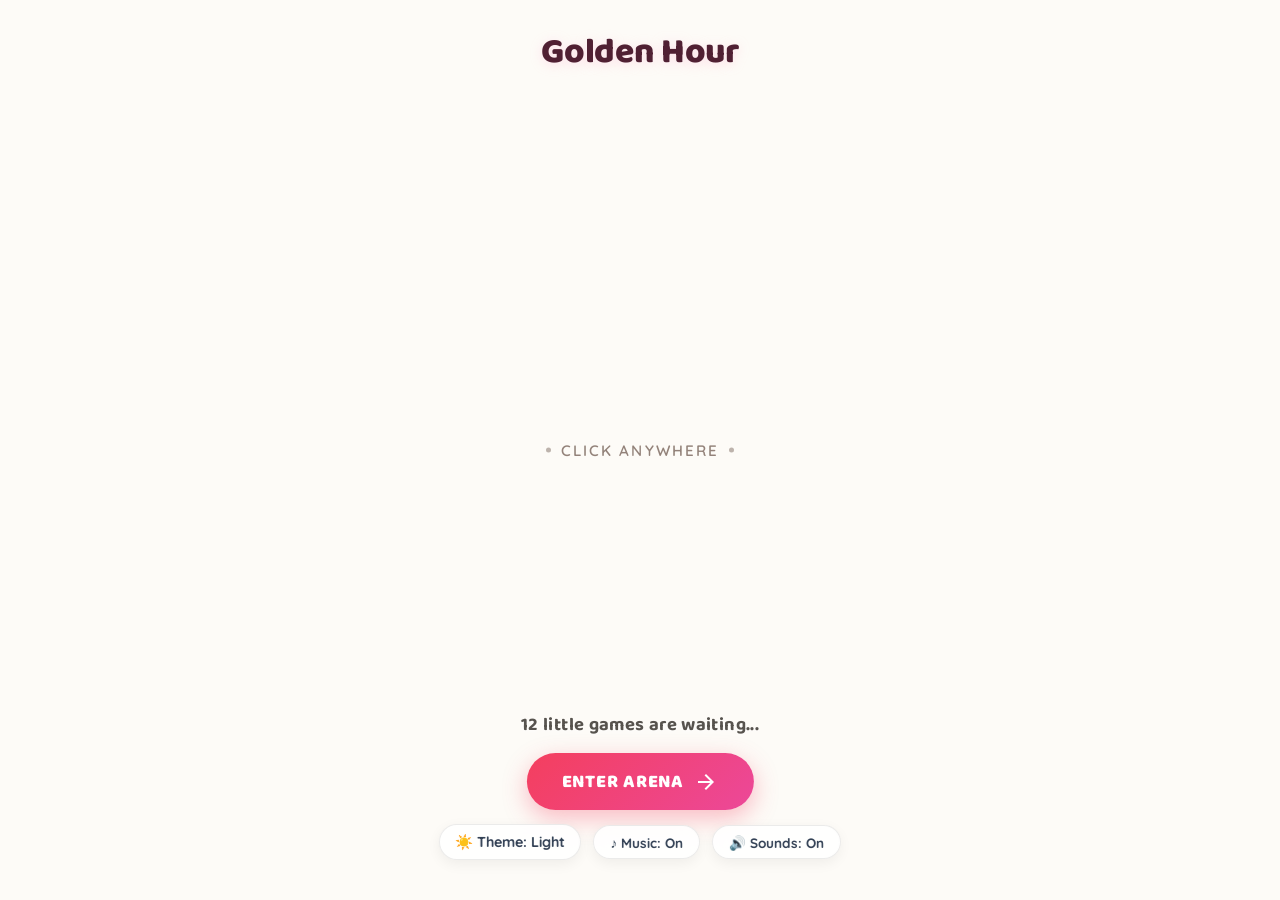
<file: index.html>
<!DOCTYPE html>
<html lang="en">

<head>
    <meta charset="UTF-8">
    <meta name="viewport" content="width=device-width, initial-scale=1.0">
    <title>Golden Hour</title>
    <link rel="stylesheet" href="style.css">
    <link
        href="https://fonts.googleapis.com/css2?family=Baloo+2:wght@700;800&family=Quicksand:wght@500;700&family=Material+Symbols+Outlined:wght,FILL@100..700,0..1&display=swap"
        rel="stylesheet" />
    <script src="games-audio.js"></script>
</head>

<body>
    
    <div id="landing-screen" class="screen active">
        
        <div id="stage"></div>

        
        <header class="brand-header">
            <h1 class="brand-title" id="brand-title">Golden Hour</h1>
        </header>

        
        <div class="landing-interactive-hub">
            <p class="arcade-subtitle">12 little games are waiting...</p>

            <button class="btn-enter animate-pulse-glow" id="btn-enter" type="button">
                <span>ENTER ARENA</span>
                <span class="material-symbols-outlined icon-arrow">arrow_forward</span>
            </button>

            <div class="controls-cta-group">
                <button class="audio-btn btn-theme-toggle" type="button">☀️ Theme: Light</button>
                <button class="audio-btn btn-music-toggle" type="button">♪ Music: On</button>
                <button class="audio-btn btn-sfx-toggle" type="button">🔊 Sounds: On</button>
            </div>
        </div>

        
        <div class="click-hint" id="click-hint" aria-hidden="true">
            <span class="click-hint-dot"></span>
            Click anywhere
            <span class="click-hint-dot"></span>
        </div>
    </div>

    
    <div id="discovery-screen" class="screen">
        
        <canvas id="laser-bg"></canvas>

        <header class="editorial-header">
            <button class="btn-back" id="btn-back" type="button">
                <span class="arrow">←</span> Entrance
            </button>

            
            <div class="momo-dashboard-mascot">
                <div class="momo-speech-bubble">
                    <span id="momo-caption">Pick a game, friend!</span>
                </div>
                <div class="momo-mini-avatar">
                    <div class="momo-mini-ear left"></div>
                    <div class="momo-mini-ear right"></div>
                    <div class="momo-mini-head">
                        <div class="momo-mini-eyes">
                            <span class="eye"></span>
                            <span class="eye"></span>
                        </div>
                        <div class="momo-mini-blush">
                            <span class="blush"></span>
                            <span class="blush"></span>
                        </div>
                    </div>
                </div>
            </div>
            <div class="header-audio-controls">
                <button class="audio-btn btn-theme-toggle" type="button">☀️ Theme: Light</button>
                <button class="audio-btn btn-music-toggle" type="button">♪ Music: On</button>
                <button class="audio-btn btn-sfx-toggle" type="button">🔊 Sounds: On</button>
            </div>
        </header>

        <main class="editorial-gallery-container">
            
            <div class="editorial-info-panel">
                <div class="eyebrow-container">
                    <span class="eyebrow-tag" id="eyebrow-tag">GOLDEN HOUR COLLECTION</span>
                </div>
                <h2 class="editorial-title" id="editorial-title">
                    <span class="title-line1" id="title-line1">CAN’T KEEP YOUR</span>
                    <span class="title-line2" id="title-line2">HANDS OFF?</span>
                </h2>
                <p class="editorial-description" id="editorial-description">
                    <span class="quote-line quote-line1">You know you want more.</span>
                    <span class="quote-line quote-line2">Come get some more.</span>
                </p>
                <div class="cta-wrapper">
                    <button class="btn-play-hero" id="btn-play-hero" type="button">
                        <span>PLAY GAME</span>
                        <span class="material-symbols-outlined icon-arrow">arrow_forward</span>
                    </button>
                </div>
            </div>

            
            <div class="deck-viewport" id="deck-viewport">
                <div class="deck-cards-stack" id="deck-cards-stack">
                    
                </div>
            </div>

            
            <div class="vertical-progress-nav">
                <span class="progress-current" id="progress-current">01</span>
                <div class="progress-track">
                    <div class="progress-bar-fill" id="progress-bar-fill"></div>
                </div>
                <span class="progress-total" id="progress-total">12</span>
            </div>
        </main>
    </div>

    
    <div id="game-modal" class="game-modal">
        <div class="game-modal-bar">
            <button class="btn-exit-game" id="btn-exit-game" type="button">
                <span class="arrow">←</span> Back to Gallery
            </button>
            <span class="game-modal-title" id="game-modal-title">Game Title</span>
        </div>
        <iframe id="game-iframe" class="game-iframe" src="about:blank"></iframe>
    </div>

    <script src="main.js"></script>
</body>

</html>
</file>
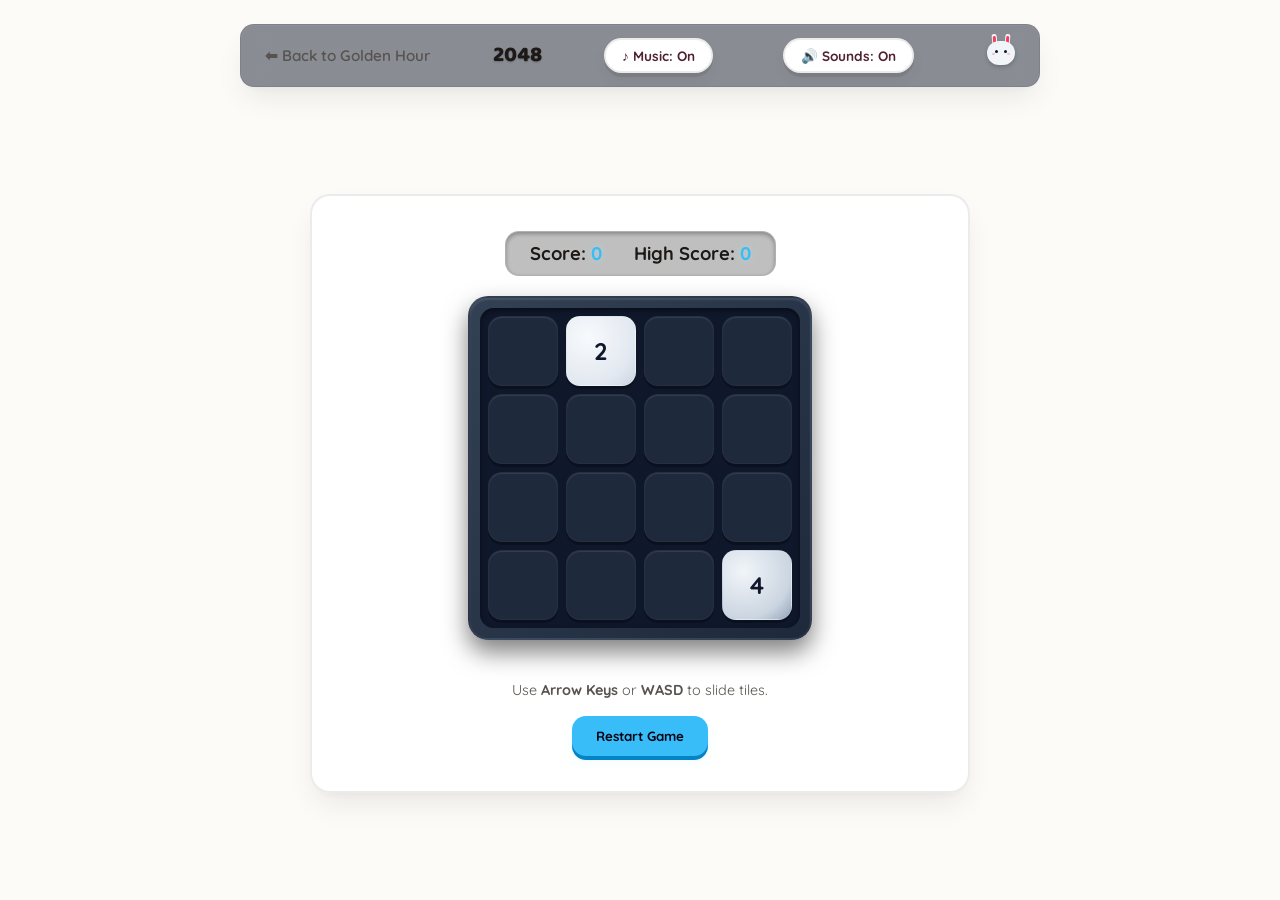
<file: games/2048/index.html>
<!DOCTYPE html>
<html lang="en">
<head>
    <meta charset="UTF-8">
    <meta name="viewport" content="width=device-width, initial-scale=1.0">
    <title>2048 - Golden Hour</title>
    <link rel="stylesheet" href="../../style.css">
    <link rel="stylesheet" href="game2048.css">
    <script src="../../games-audio.js"></script>
</head>
<body>
    <div class="game-header">
        <a href="../../index.html" class="back-btn">⬅ Back to Golden Hour</a>
        <h2>2048</h2>
        <button class="btn btn-secondary btn-audio-toggle">🔊 Music: On</button>
    </div>
    
    <div class="game-wrapper">
        <div class="game-area">
            <div class="scoreboard">
                <div>Score: <span id="score-val" class="score-val">0</span></div>
                <div>High Score: <span id="high-score-val" class="score-val">0</span></div>
            </div>

            <div class="board-outer">
                <div id="grid-container" class="grid-container">
                    
                </div>
            </div>

            <div class="controls-info">
                Use <strong>Arrow Keys</strong> or <strong>WASD</strong> to slide tiles.
            </div>

            <button class="btn btn-primary" id="btn-restart" style="margin-top: 1rem;">Restart Game</button>
        </div>
    </div>
    
    <script src="game2048.js"></script>
</body>
</html>
</file>
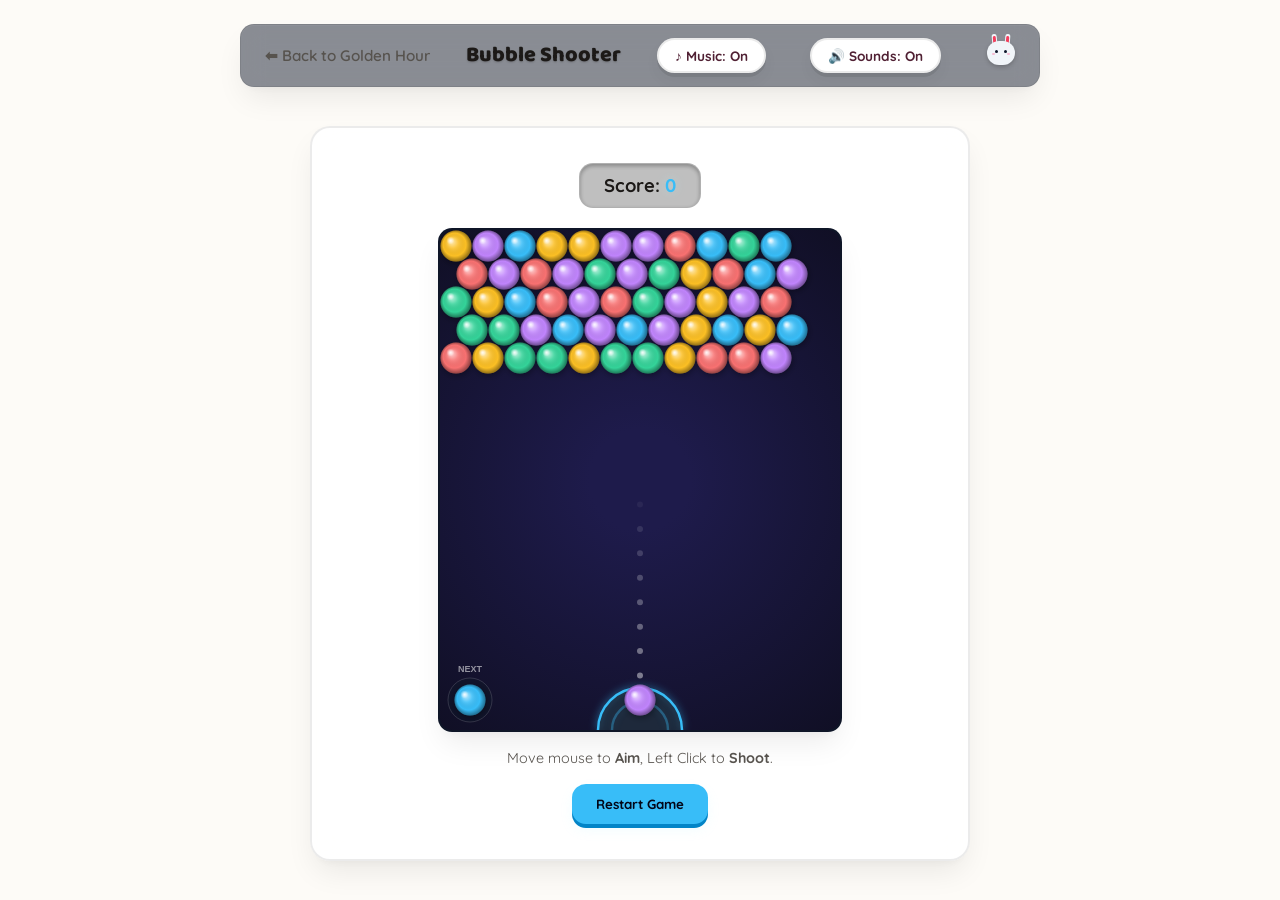
<file: games/bubble-shooter/index.html>
<!DOCTYPE html>
<html lang="en">
<head>
    <meta charset="UTF-8">
    <meta name="viewport" content="width=device-width, initial-scale=1.0">
    <title>Bubble Shooter - Golden Hour</title>
    <link rel="stylesheet" href="../../style.css">
    <link rel="stylesheet" href="bubbleshooter.css">
    <script src="../../games-audio.js"></script>
</head>
<body>
    <div class="game-header">
        <a href="../../index.html" class="back-btn">⬅ Back to Golden Hour</a>
        <h2>Bubble Shooter</h2>
        <button class="btn btn-secondary btn-audio-toggle">🔊 Music: On</button>
    </div>
    
    <div class="game-wrapper">
        <div class="game-area">
            <div class="scoreboard">
                <div>Score: <span id="score-val" class="score-val">0</span></div>
            </div>

            <canvas id="bubble-canvas" width="400" height="500"></canvas>

            <div class="controls-info">
                Move mouse to <strong>Aim</strong>, Left Click to <strong>Shoot</strong>.
            </div>

            <button class="btn btn-primary" id="btn-restart" style="margin-top: 1rem;">Restart Game</button>
        </div>
    </div>
    
    <script src="bubbleshooter.js"></script>
</body>
</html>
</file>
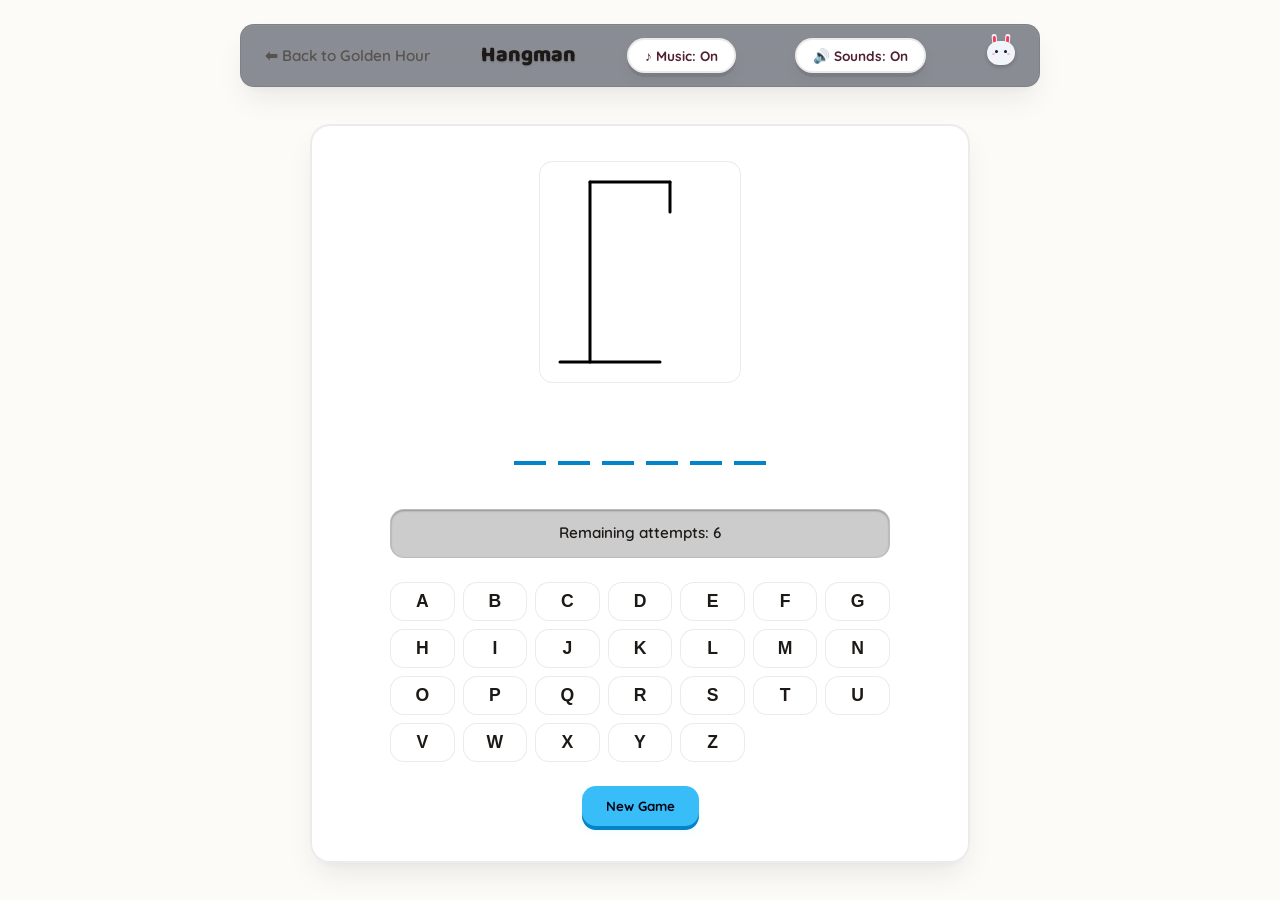
<file: games/hangman/index.html>
<!DOCTYPE html>
<html lang="en">
<head>
    <meta charset="UTF-8">
    <meta name="viewport" content="width=device-width, initial-scale=1.0">
    <title>Hangman - Golden Hour</title>
    <link rel="stylesheet" href="../../style.css">
    <link rel="stylesheet" href="hangman.css">
    <script src="../../games-audio.js"></script>
</head>
<body>
    <div class="game-header">
        <a href="../../index.html" class="back-btn">⬅ Back to Golden Hour</a>
        <h2>Hangman</h2>
        <button class="btn btn-secondary btn-audio-toggle">🔊 Music: On</button>
    </div>
    
    <div class="game-wrapper">
        <div class="game-area">
            <div class="hangman-container">
                <canvas id="hangman-canvas" width="200" height="220"></canvas>
                
                <div class="word-display" id="word-display">
                    
                </div>
            </div>

            <div class="status-box" id="status-box">
                Remaining attempts: <span id="remaining-tries">6</span>
            </div>

            <div class="keyboard" id="keyboard">
                
            </div>

            <button class="btn btn-primary" id="btn-restart" style="margin-top: 1.5rem;">New Game</button>
        </div>
    </div>
    
    <script src="hangman.js"></script>
</body>
</html>
</file>
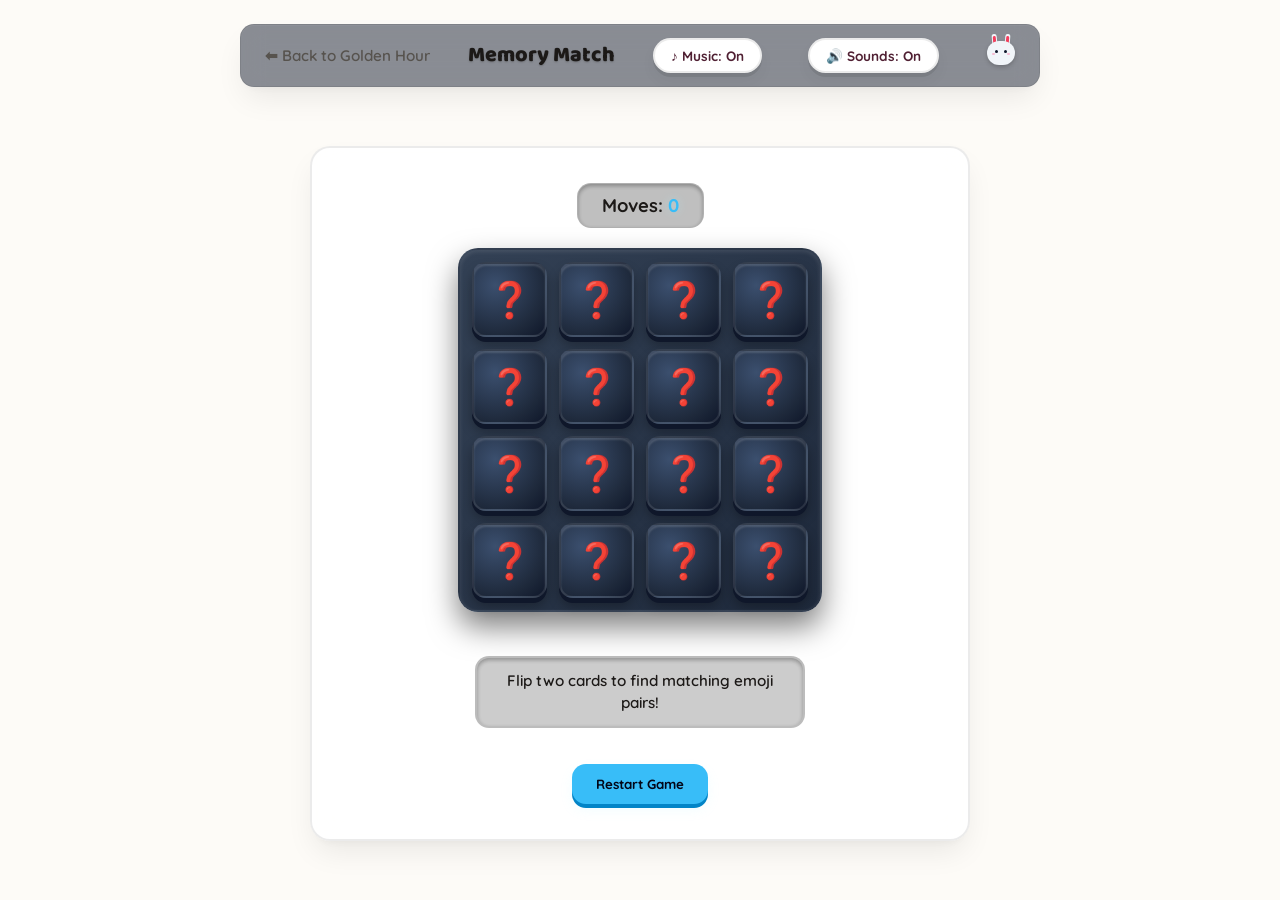
<file: games/memory-match/index.html>
<!DOCTYPE html>
<html lang="en">
<head>
    <meta charset="UTF-8">
    <meta name="viewport" content="width=device-width, initial-scale=1.0">
    <title>Memory Match - Golden Hour</title>
    <link rel="stylesheet" href="../../style.css">
    <link rel="stylesheet" href="memorymatch.css">
    <script src="../../games-audio.js"></script>
</head>
<body>
    <div class="game-header">
        <a href="../../index.html" class="back-btn">⬅ Back to Golden Hour</a>
        <h2>Memory Match</h2>
        <button class="btn btn-secondary btn-audio-toggle">🔊 Music: On</button>
    </div>
    
    <div class="game-wrapper">
        <div class="game-area">
            <div class="scoreboard">
                <div>Moves: <span id="moves-val" class="score-val">0</span></div>
            </div>

            <div class="board-outer">
                <div id="memory-board" class="memory-board"></div>
            </div>

            <div class="status-box" id="status-box">
                Flip two cards to find matching emoji pairs!
            </div>

            <button class="btn btn-primary" id="btn-restart" style="margin-top: 1rem;">Restart Game</button>
        </div>
    </div>
    
    <script src="memorymatch.js"></script>
</body>
</html>
</file>
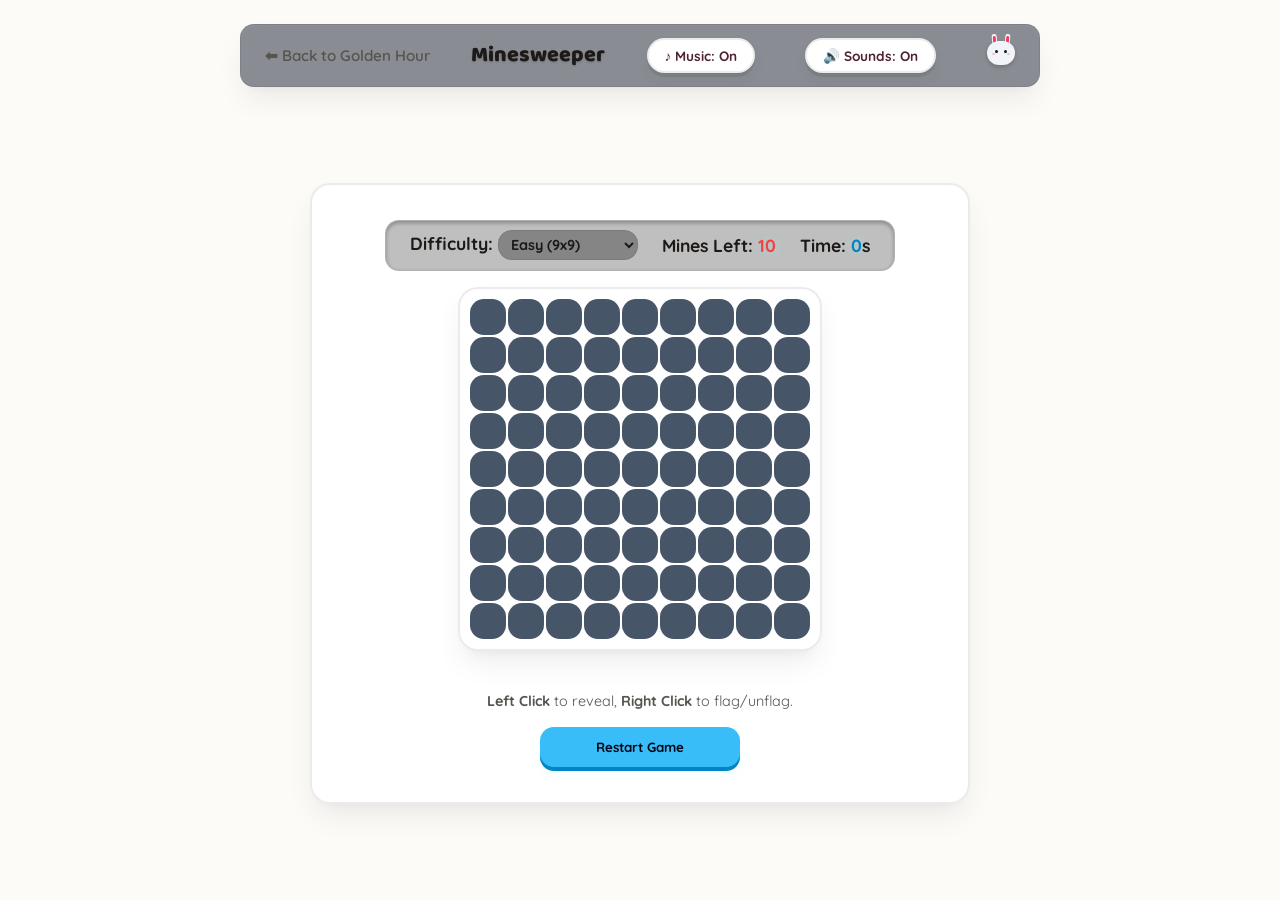
<file: games/minesweeper/index.html>
<!DOCTYPE html>
<html lang="en">
<head>
    <meta charset="UTF-8">
    <meta name="viewport" content="width=device-width, initial-scale=1.0">
    <title>Minesweeper - Golden Hour</title>
    <link rel="stylesheet" href="../../style.css">
    <link rel="stylesheet" href="minesweeper.css">
    <script src="../../games-audio.js"></script>
</head>
<body>
    <div class="game-header">
        <a href="../../index.html" class="back-btn">⬅ Back to Golden Hour</a>
        <h2>Minesweeper</h2>
        <button class="btn btn-secondary btn-audio-toggle">🔊 Music: On</button>
    </div>
    
    <div class="game-wrapper">
        <div class="game-area">
            <div class="scoreboard" style="display: flex; gap: 1.5rem; justify-content: center; align-items: center; margin-bottom: 1rem; font-weight: bold; font-size: 1.1rem; flex-wrap: wrap;">
                <div>Difficulty: 
                    <select id="difficulty-select" class="input-select" style="padding: 0.25rem 0.5rem; font-size: 0.9rem; font-weight: bold;">
                        <option value="easy" selected>Easy (9x9)</option>
                        <option value="medium">Medium (16x16)</option>
                        <option value="hard">Hard (30x16)</option>
                    </select>
                </div>
                <div>Mines Left: <span id="mines-count" class="score-val" style="color: var(--accent-red);">10</span></div>
                <div>Time: <span id="timer-val" class="score-val" style="color: var(--accent-blue);">0</span>s</div>
            </div>

            <div class="board-outer">
                <div id="mines-board" class="mines-board"></div>
            </div>

            <div class="controls-info">
                <strong>Left Click</strong> to reveal, <strong>Right Click</strong> to flag/unflag.
            </div>

            <button class="btn btn-primary" id="btn-restart" style="margin-top: 1rem; width: 100%; max-width: 200px;">Restart Game</button>
        </div>
    </div>
    
    <script src="minesweeper.js"></script>
</body>
</html>
</file>
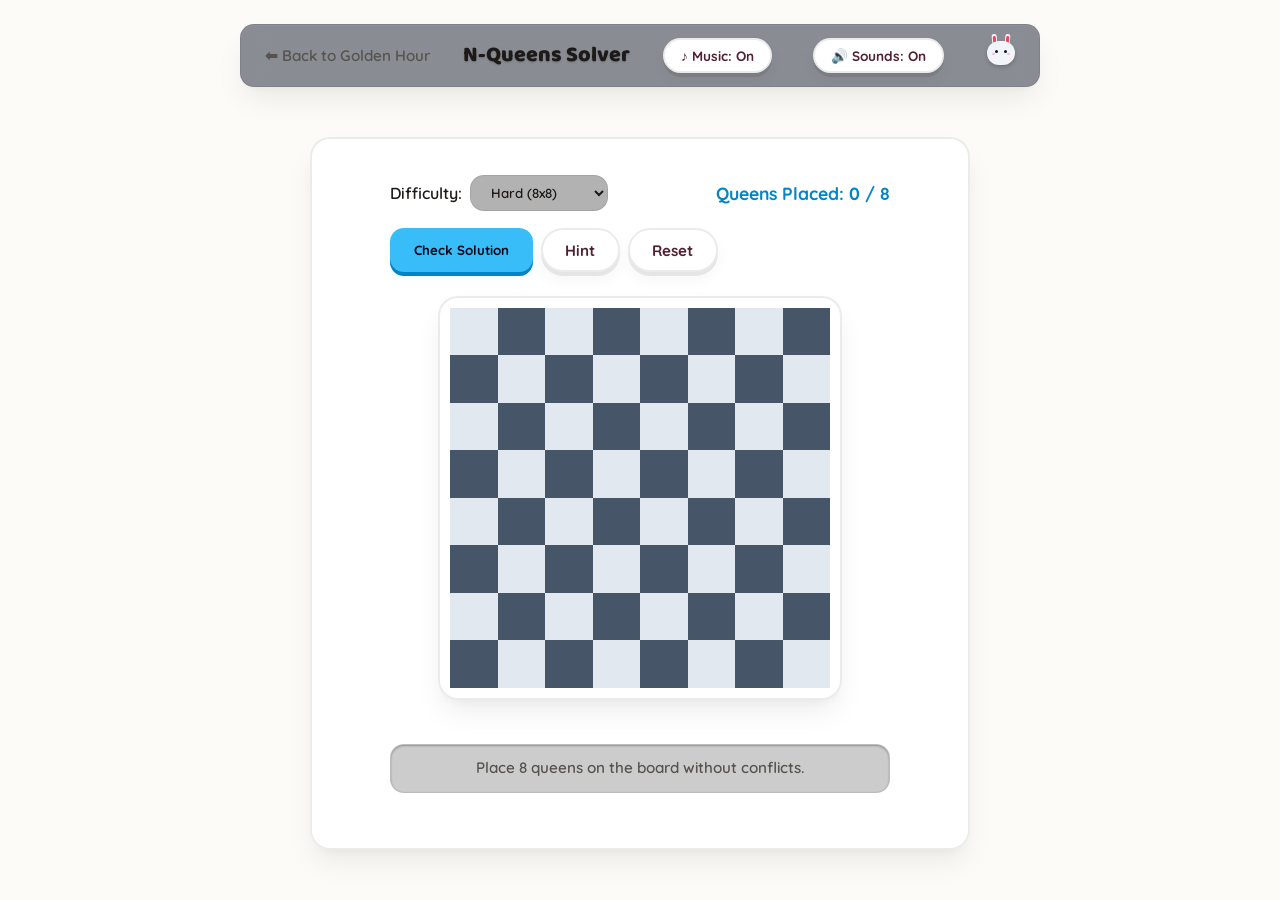
<file: games/n-queens/index.html>
<!DOCTYPE html>
<html lang="en">
<head>
    <meta charset="UTF-8">
    <meta name="viewport" content="width=device-width, initial-scale=1.0">
    <title>N-Queens Solver - Golden Hour</title>
    <link rel="stylesheet" href="../../style.css">
    <link rel="stylesheet" href="nqueens.css">
    <script src="../../games-audio.js"></script>
</head>
<body>
    <div class="game-header">
        <a href="../../index.html" class="back-btn">⬅ Back to Golden Hour</a>
        <h2>N-Queens Solver</h2>
        <button class="btn btn-secondary btn-audio-toggle">🔊 Music: On</button>
    </div>
    
    <div class="game-wrapper">
        <div class="game-area">
            <div class="controls-panel">
                <div class="control-row">
                    <label for="n-select">Difficulty:</label>
                    <select id="n-select" class="input-select">
                        <option value="4">Easy (4x4)</option>
                        <option value="6">Medium (6x6)</option>
                        <option value="8" selected>Hard (8x8)</option>
                    </select>
                </div>
                <div class="progress-indicator" id="queens-progress" style="margin: 0.5rem 0; font-weight: bold; font-size: 1.1rem; text-align: center; color: var(--accent-blue);">
                    Queens Placed: 0 / 8
                </div>
                <div class="button-row" id="game-controls">
                    <button class="btn btn-primary" id="btn-check">Check Solution</button>
                    <button class="btn btn-secondary" id="btn-hint">Hint</button>
                    <button class="btn btn-secondary" id="btn-clear">Reset</button>
                </div>
                <div class="button-row solved-row" id="solved-controls" style="display: none; gap: 0.5rem; margin-top: 0.5rem; justify-content: center;">
                    <button class="btn btn-success" id="btn-next">Next Puzzle</button>
                    <button class="btn btn-primary" id="btn-restart">Play Again</button>
                </div>
            </div>

            <div id="chessboard-container" class="chessboard-container">
                <div id="chessboard" class="chessboard"></div>
            </div>

            <div class="status-box" id="status-box">
                Place 8 queens on the board without conflicts!
            </div>
        </div>
    </div>
    
    <script src="nqueens.js"></script>
</body>
</html>
</file>
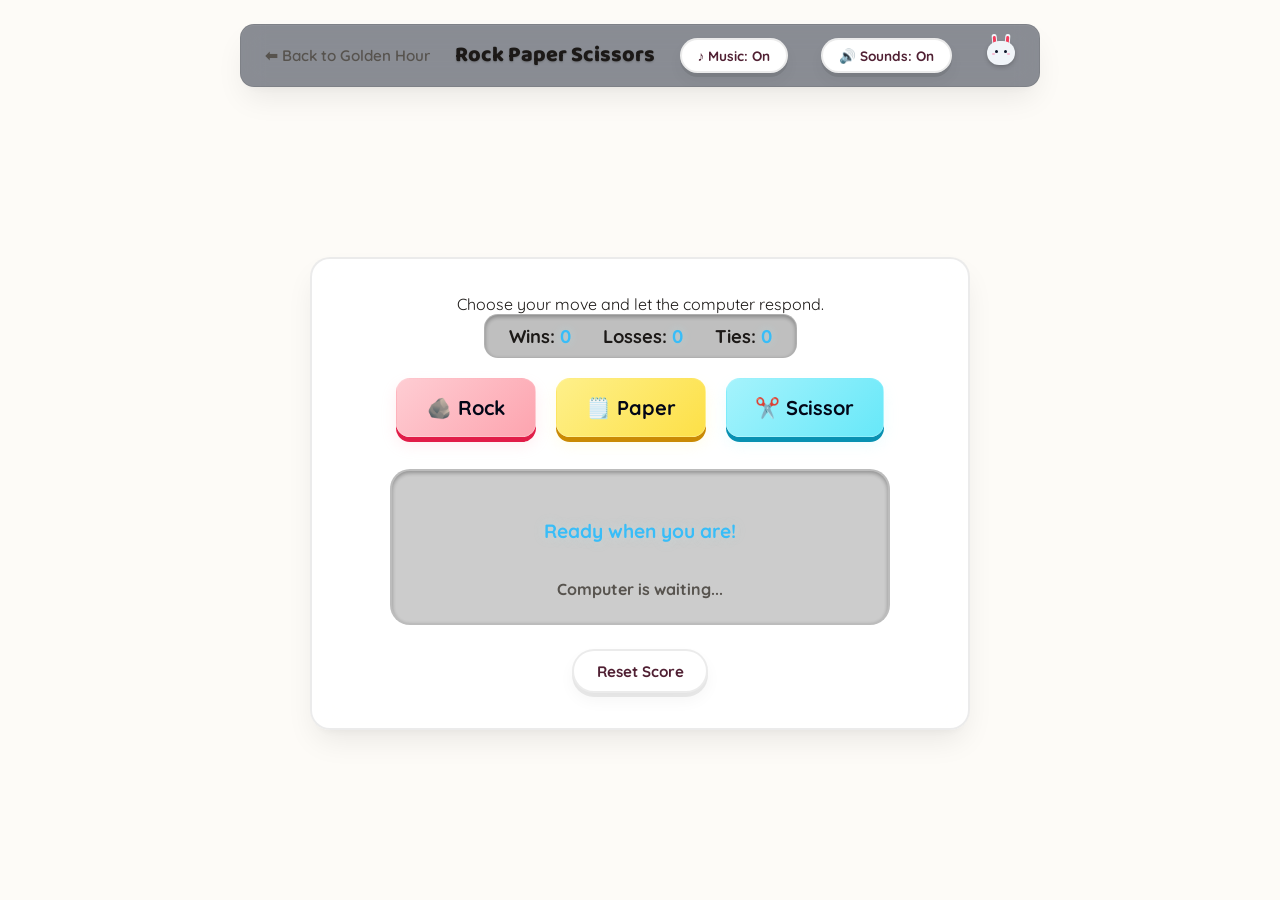
<file: games/rock-paper-scissors/index.html>
<!DOCTYPE html>
<html lang="en">
<head>
    <meta charset="UTF-8">
    <meta name="viewport" content="width=device-width, initial-scale=1.0">
    <title>Rock Paper Scissors - Golden Hour</title>
    <link rel="stylesheet" href="../../style.css">
    <link rel="stylesheet" href="rps.css">
    <script src="../../games-audio.js"></script>
</head>
<body>
    <div class="game-header">
        <a href="../../index.html" class="back-btn">⬅ Back to Golden Hour</a>
        <h2>Rock Paper Scissors</h2>
        <button class="btn btn-secondary btn-audio-toggle">🔊 Music: On</button>
    </div>
    
    <div class="game-wrapper">
        <div class="game-area">
            <div class="subtitle">Choose your move and let the computer respond.</div>
            
            <div class="scoreboard">
                <div>Wins: <span id="wins-val" class="score-val">0</span></div>
                <div>Losses: <span id="losses-val" class="score-val">0</span></div>
                <div>Ties: <span id="ties-val" class="score-val">0</span></div>
            </div>

            <div class="button-frame">
                <button class="btn btn-choice" id="btn-rock">🪨 Rock</button>
                <button class="btn btn-choice" id="btn-paper">🗒️ Paper</button>
                <button class="btn btn-choice" id="btn-scissor">✂️ Scissor</button>
            </div>

            <div class="result-box">
                <div id="result-label">Ready when you are!</div>
                <div id="computer-label">Computer is waiting...</div>
            </div>

            <button class="btn btn-secondary" id="btn-reset" style="margin-top: 1.5rem;">Reset Score</button>
        </div>
    </div>
    
    <script src="rps.js"></script>
</body>
</html>
</file>
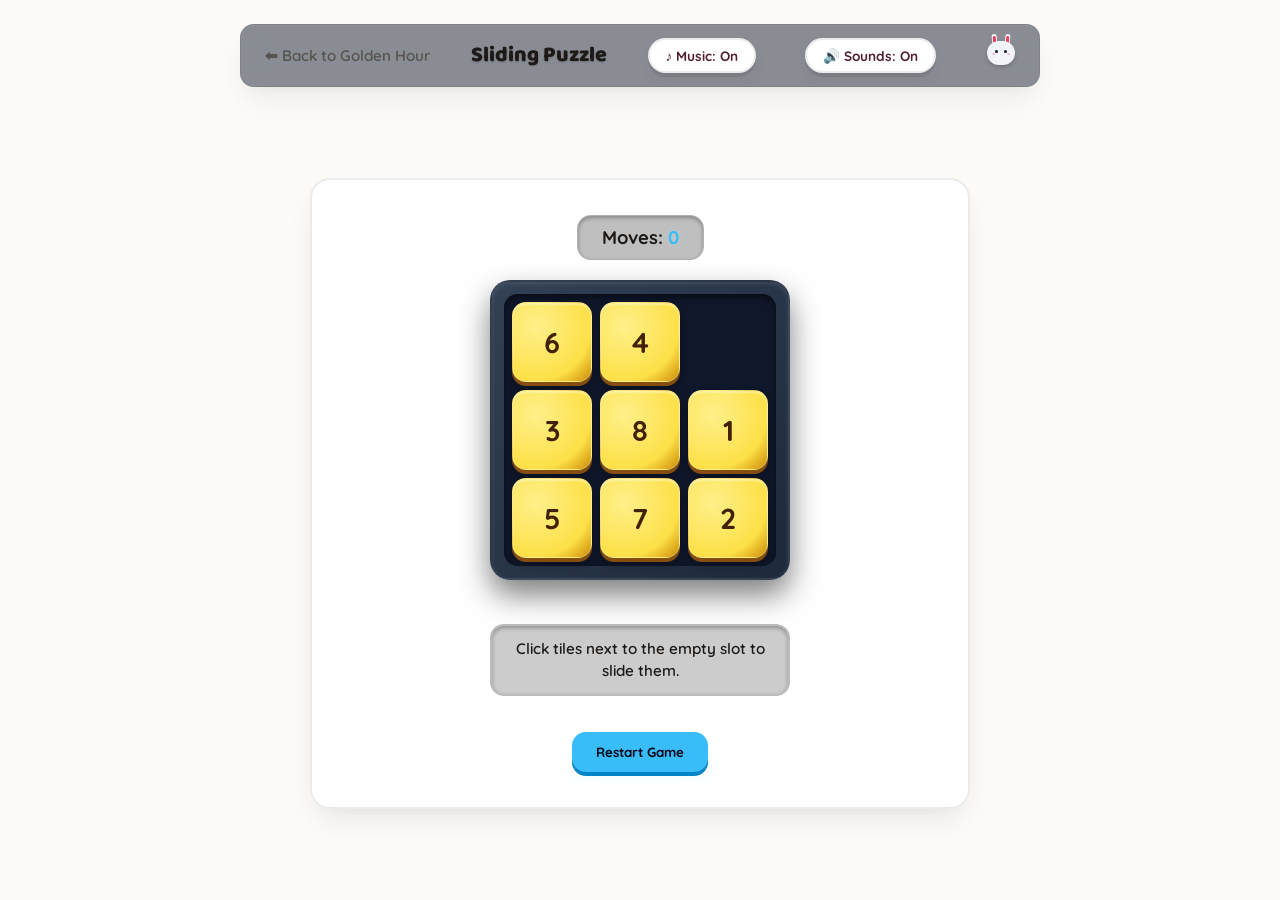
<file: games/sliding-puzzle/index.html>
<!DOCTYPE html>
<html lang="en">
<head>
    <meta charset="UTF-8">
    <meta name="viewport" content="width=device-width, initial-scale=1.0">
    <title>Sliding Puzzle - Golden Hour</title>
    <link rel="stylesheet" href="../../style.css">
    <link rel="stylesheet" href="slidingpuzzle.css">
    <script src="../../games-audio.js"></script>
</head>
<body>
    <div class="game-header">
        <a href="../../index.html" class="back-btn">⬅ Back to Golden Hour</a>
        <h2>Sliding Puzzle</h2>
        <button class="btn btn-secondary btn-audio-toggle">🔊 Music: On</button>
    </div>
    
    <div class="game-wrapper">
        <div class="game-area">
            <div class="scoreboard">
                <div>Moves: <span id="moves-val" class="score-val">0</span></div>
            </div>

            <div class="board-outer">
                <div id="puzzle-board" class="puzzle-board"></div>
            </div>

            <div class="status-box" id="status-box">
                Click tiles next to the empty slot to slide them.
            </div>

            <button class="btn btn-primary" id="btn-restart" style="margin-top: 1rem;">Restart Game</button>
        </div>
    </div>
    
    <script src="slidingpuzzle.js"></script>
</body>
</html>
</file>
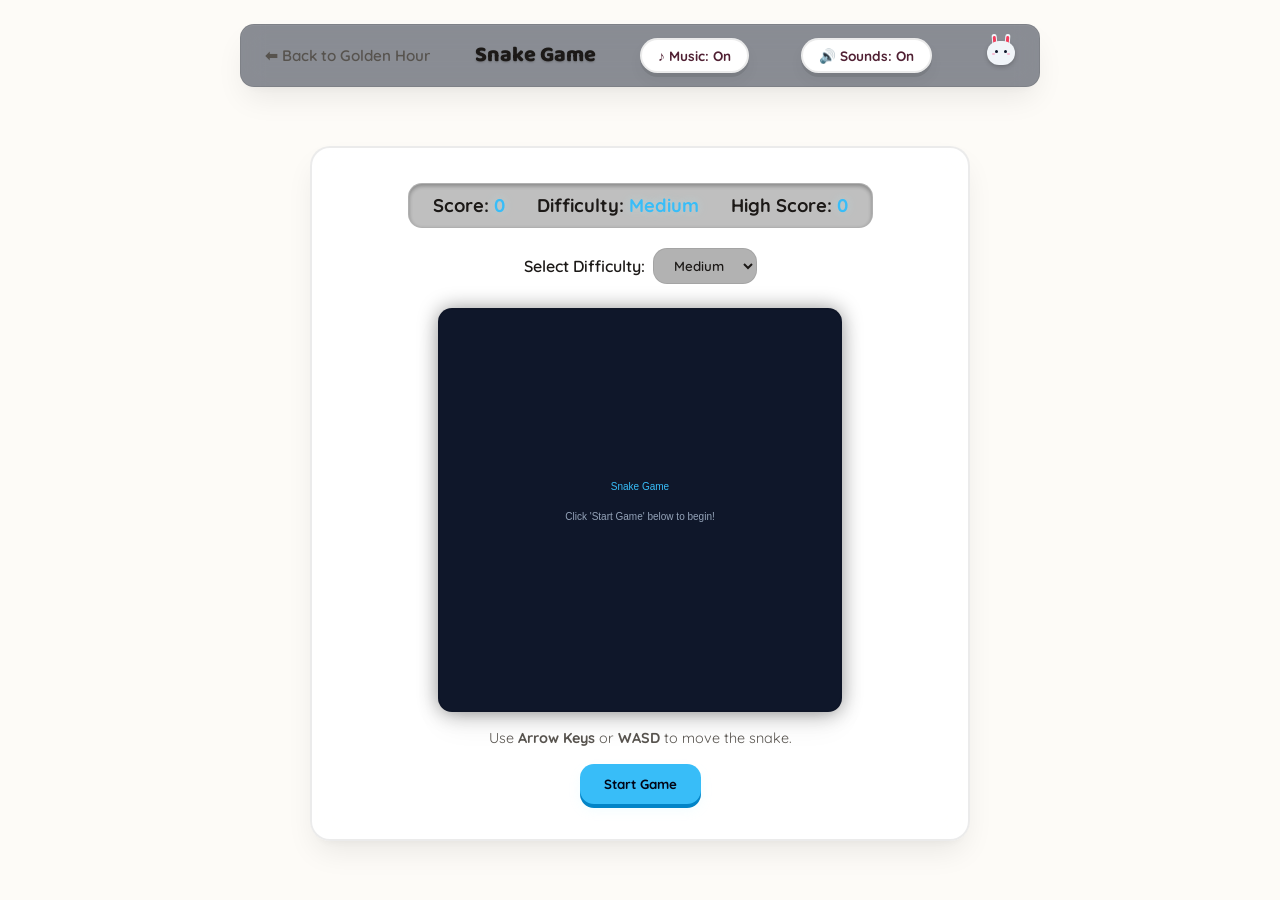
<file: games/snake/index.html>
<!DOCTYPE html>
<html lang="en">
<head>
    <meta charset="UTF-8">
    <meta name="viewport" content="width=device-width, initial-scale=1.0">
    <title>Snake - Golden Hour</title>
    <link rel="stylesheet" href="../../style.css">
    <link rel="stylesheet" href="snake.css">
    <script src="../../games-audio.js"></script>
</head>
<body>
    <div class="game-header">
        <a href="../../index.html" class="back-btn">⬅ Back to Golden Hour</a>
        <h2>Snake Game</h2>
        <button class="btn btn-secondary btn-audio-toggle">🔊 Music: On</button>
    </div>
    
    <div class="game-wrapper">
        <div class="game-area">
            <div class="scoreboard">
                <div>Score: <span id="score-val" class="score-val">0</span></div>
                <div>Difficulty: <span id="difficulty-lbl" class="score-val">Medium</span></div>
                <div>High Score: <span id="high-score-val" class="score-val">0</span></div>
            </div>

            <div id="difficulty-panel" style="margin-bottom: 1.5rem; display: flex; gap: 0.5rem; align-items: center; justify-content: center;">
                <label for="difficulty-select" style="font-weight: 600;">Select Difficulty:</label>
                <select id="difficulty-select" class="input-select">
                    <option value="easy">Easy</option>
                    <option value="medium" selected>Medium</option>
                    <option value="hard">Hard</option>
                </select>
            </div>

            <canvas id="snake-canvas" width="400" height="400"></canvas>

            <div class="controls-info">
                Use <strong>Arrow Keys</strong> or <strong>WASD</strong> to move the snake.
            </div>

            <button class="btn btn-primary" id="btn-restart" style="margin-top: 1rem;">Start Game</button>
        </div>
    </div>
    
    <script src="snake.js"></script>
</body>
</html>
</file>
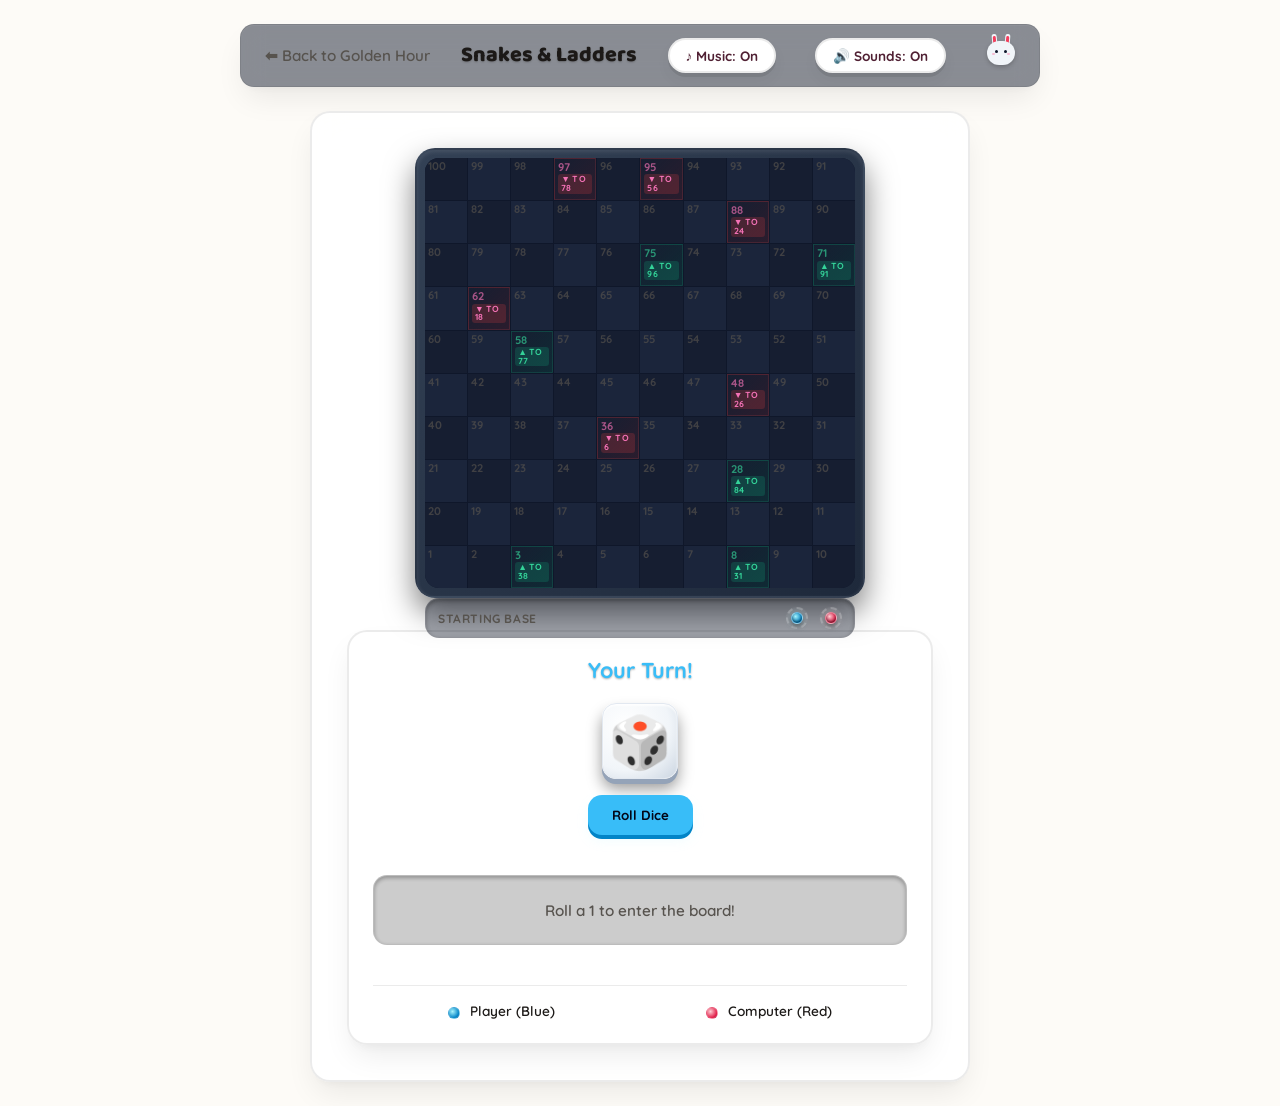
<file: games/snakes-ladders/index.html>
<!DOCTYPE html>
<html lang="en">
<head>
    <meta charset="UTF-8">
    <meta name="viewport" content="width=device-width, initial-scale=1.0">
    <title>Snakes & Ladders - Golden Hour</title>
    <link rel="stylesheet" href="../../style.css">
    <link rel="stylesheet" href="snakesladders.css">
    <script src="../../games-audio.js"></script>
</head>
<body>
    <div class="game-header">
        <a href="../../index.html" class="back-btn">⬅ Back to Golden Hour</a>
        <h2>Snakes & Ladders</h2>
        <button class="btn btn-secondary btn-audio-toggle">🔊 Music: On</button>
    </div>
    
    <div class="game-wrapper">
        <div class="game-area">
            <div class="game-container">
                <div class="board-outer">
                    <div id="board" class="board"></div>
                    <div class="starting-area" id="starting-area">
                        <div class="starting-base-title">Starting Base</div>
                        <div class="starting-tokens">
                            <div class="starting-slot" id="p1-start-slot"></div>
                            <div class="starting-slot" id="cpu-start-slot"></div>
                        </div>
                    </div>
                </div>

                <div class="controls-panel">
                    <div class="turn-indicator" id="turn-indicator">Your Turn!</div>
                    
                    <div class="dice-area">
                        <div class="dice" id="dice-element">🎲</div>
                        <button class="btn btn-primary" id="btn-roll">Roll Dice</button>
                        <button class="btn btn-success" id="btn-restart" style="display: none; margin-top: 0.5rem; width: 100%;">Play Again</button>
                    </div>

                    <div class="status-box" id="status-box">
                        Roll a 1 to enter the board!
                    </div>

                    <div class="legend">
                        <div><span class="legend-color p1-color"></span> Player (Blue)</div>
                        <div><span class="legend-color cpu-color"></span> Computer (Red)</div>
                    </div>
                </div>
            </div>
        </div>
    </div>
    
    <script src="snakesladders.js"></script>
</body>
</html>
</file>
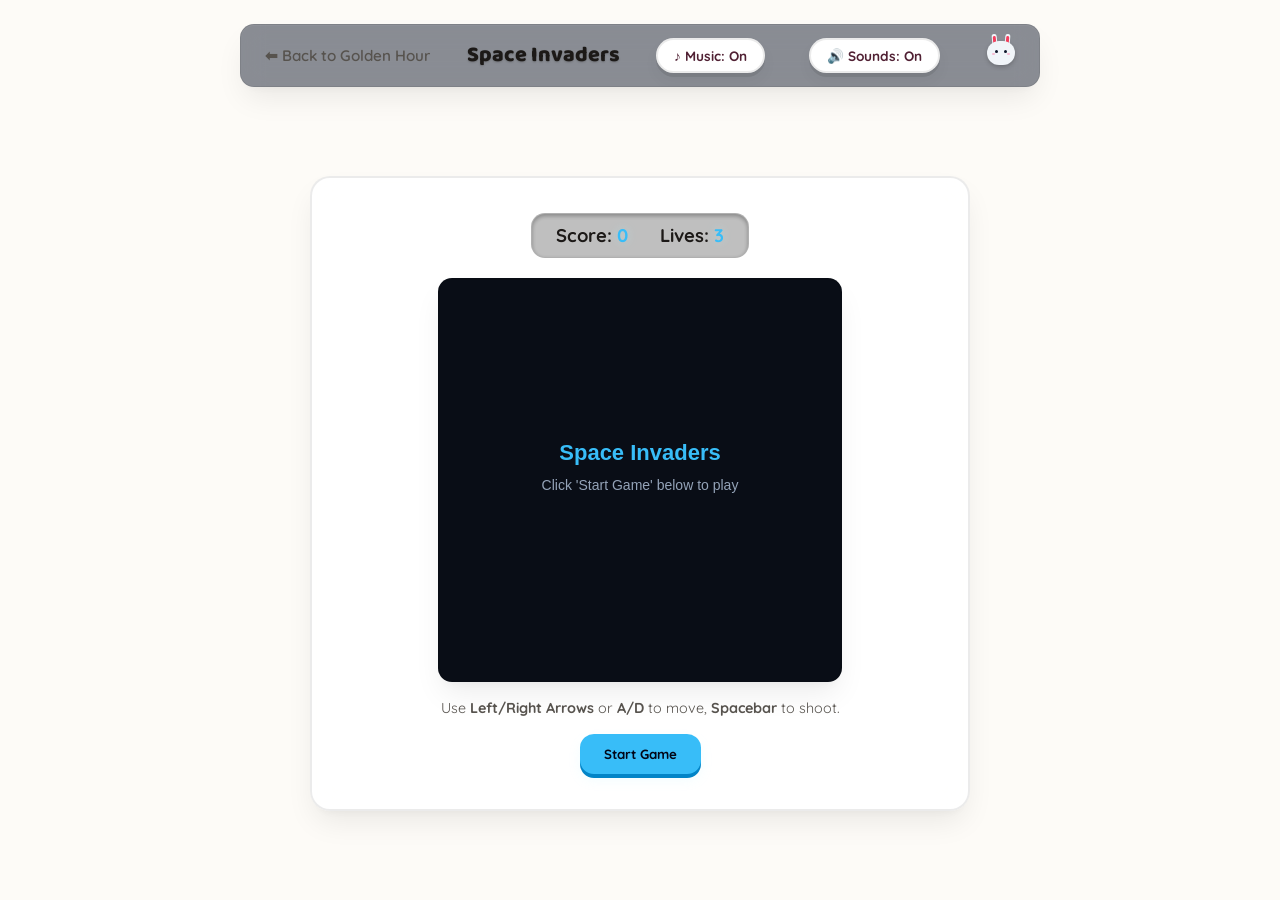
<file: games/space-invaders/index.html>
<!DOCTYPE html>
<html lang="en">
<head>
    <meta charset="UTF-8">
    <meta name="viewport" content="width=device-width, initial-scale=1.0">
    <title>Space Invaders - Golden Hour</title>
    <link rel="stylesheet" href="../../style.css">
    <link rel="stylesheet" href="spaceinvaders.css">
    <script src="../../games-audio.js"></script>
</head>
<body>
    <div class="game-header">
        <a href="../../index.html" class="back-btn">⬅ Back to Golden Hour</a>
        <h2>Space Invaders</h2>
        <button class="btn btn-secondary btn-audio-toggle">🔊 Music: On</button>
    </div>
    
    <div class="game-wrapper">
        <div class="game-area">
            <div class="scoreboard">
                <div>Score: <span id="score-val" class="score-val">0</span></div>
                <div>Lives: <span id="lives-val" class="score-val">3</span></div>
            </div>

            <canvas id="invaders-canvas" width="400" height="400"></canvas>

            <div class="controls-info">
                Use <strong>Left/Right Arrows</strong> or <strong>A/D</strong> to move, <strong>Spacebar</strong> to shoot.
            </div>

            <button class="btn btn-primary" id="btn-restart" style="margin-top: 1rem;">Start Game</button>
        </div>
    </div>
    
    <script src="spaceinvaders.js"></script>
</body>
</html>
</file>
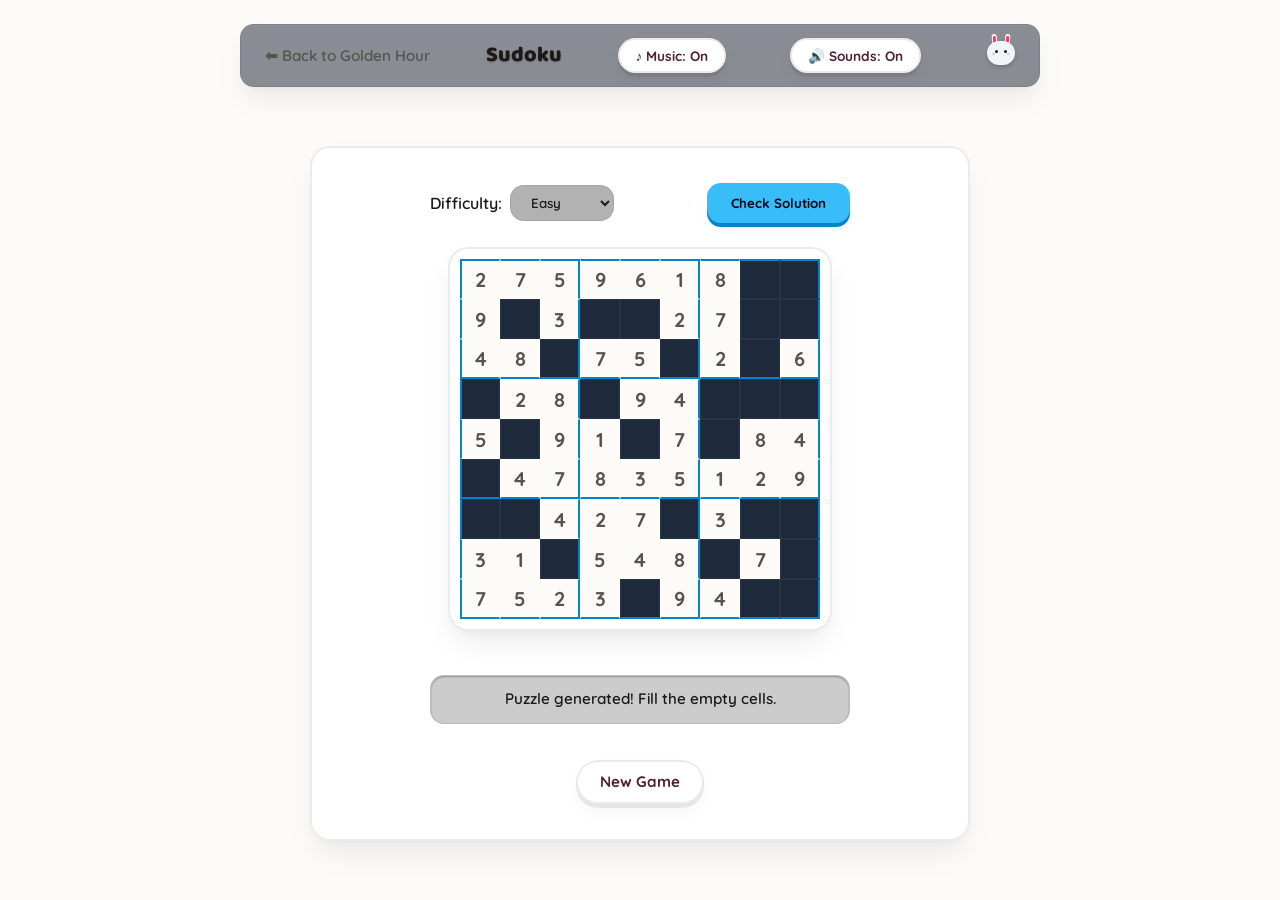
<file: games/sudoku/index.html>
<!DOCTYPE html>
<html lang="en">
<head>
    <meta charset="UTF-8">
    <meta name="viewport" content="width=device-width, initial-scale=1.0">
    <title>Sudoku - Golden Hour</title>
    <link rel="stylesheet" href="../../style.css">
    <link rel="stylesheet" href="sudoku.css">
    <script src="../../games-audio.js"></script>
</head>
<body>
    <div class="game-header">
        <a href="../../index.html" class="back-btn">⬅ Back to Golden Hour</a>
        <h2>Sudoku</h2>
        <button class="btn btn-secondary btn-audio-toggle">🔊 Music: On</button>
    </div>
    
    <div class="game-wrapper">
        <div class="game-area">
            <div class="controls-panel">
                <div class="control-row">
                    <label for="difficulty-select">Difficulty:</label>
                    <select id="difficulty-select" class="input-select">
                        <option value="easy" selected>Easy</option>
                        <option value="medium">Medium</option>
                        <option value="hard">Hard</option>
                    </select>
                </div>
                <div class="button-row">
                    <button class="btn btn-primary" id="btn-check">Check Solution</button>
                </div>
            </div>

            <div class="board-outer">
                <div id="sudoku-board" class="sudoku-board"></div>
            </div>

            <div class="status-box" id="status-box">
                Fill the empty cells with digits 1-9.
            </div>

            <button class="btn btn-secondary" id="btn-restart" style="margin-top: 1rem;">New Game</button>
        </div>
    </div>
    
    <script src="sudoku.js"></script>
</body>
</html>
</file>
<file: style.css>
@import url('https://fonts.googleapis.com/css2?family=Baloo+2:wght@500;700;800&family=Fredoka:wght@500;600;700&family=Nunito:wght@400;600;700&family=Quicksand:wght@400;500;700&display=swap');


:root {
    --bg-dark: #fdfbf7;
    --bg-card: rgba(255, 255, 255, 0.9);
    --bg-hover: rgba(255, 245, 248, 0.95);
    --border-color: rgba(0, 0, 0, 0.08);
    --text-primary: #1c1917;
    --text-secondary: #57534e;
    
    
    --pastel-blue: #38bdf8;
    --pastel-pink: #f472b6;
    --pastel-green: #34d399;
    --pastel-purple: #c084fc;
    --pastel-yellow: #facc15;

    
    --bg-primary: #fdfbf7;
    --bg-panel: #ffffff;
    --bg-panel-light: #fafaf9;
    --accent-cyan: #0284c7;
    --accent-pink: #f43f5e;
    --accent-yellow: #d97706;
    --text-muted: #78716c;
    --danger-muted: #ef4444;
    --radius-lg: 20px;
    --radius-md: 14px;
    --radius-sm: 8px;
    --font-heading: 'Baloo 2', 'Fredoka', sans-serif;
    --font-body: 'Quicksand', 'Nunito', sans-serif;

    
    --accent-blue: #0284c7;
    --accent-green: #34d399;
    --accent-red: #ef4444;

    --font-sans: 'Quicksand', 'Nunito', sans-serif;
    --shadow-lg: 0 15px 30px -5px rgba(0, 0, 0, 0.08), 0 8px 10px -6px rgba(0, 0, 0, 0.04);
    --transition: all 0.3s cubic-bezier(0.4, 0, 0.2, 1);
}


[data-theme="dark"] {
    --bg-dark: #0f172a;
    --bg-primary: #0f172a;
    --bg-card: rgba(30, 41, 59, 0.95);
    --bg-hover: rgba(51, 65, 85, 0.95);
    --bg-panel: #1e293b;
    --bg-panel-light: #334155;
    --border-color: rgba(255, 255, 255, 0.12);
    --text-primary: #f8fafc;
    --text-secondary: #cbd5e1;
    --text-muted: #94a3b8;
    --shadow-lg: 0 15px 30px -5px rgba(0, 0, 0, 0.5);
}

html[data-theme="dark"],
html[data-theme="dark"] body,
html[data-theme="dark"] #landing-screen,
html[data-theme="dark"] #stage {
    background: #0f172a !important;
    background-color: #0f172a !important;
    color: #f8fafc !important;
}

html[data-theme="dark"] #discovery-screen {
    background: hsl(261, 43%, 7%) !important;
    background-color: hsl(261, 43%, 7%) !important;
    color: #f0e8ff !important;
}

[data-theme="dark"] .brand-title {
    color: #ffb7ce;
    text-shadow: 0 2px 16px rgba(255, 183, 206, 0.4), 0 0 25px rgba(255, 255, 255, 0.3);
}

[data-theme="dark"] .arcade-subtitle {
    color: #cbd5e1;
    text-shadow: 0 1px 4px rgba(0, 0, 0, 0.8);
}

[data-theme="dark"] .audio-btn {
    background: rgba(30, 41, 59, 0.85);
    border-color: rgba(255, 255, 255, 0.15);
    color: #f1f5f9;
}

[data-theme="dark"] .audio-btn:hover {
    background: #334155;
    color: #ffffff;
}

[data-theme="dark"] .editorial-title .title-line1 {
    color: #f8fafc;
}

[data-theme="dark"] .editorial-description {
    color: #cbd5e1;
}

[data-theme="dark"] .btn-back {
    background: rgba(30, 41, 59, 0.85);
    border-color: rgba(255, 255, 255, 0.15);
    color: #f8fafc;
}

[data-theme="dark"] .btn-back:hover {
    background: #334155;
    color: #ffffff;
}

[data-theme="dark"] .game-modal {
    background: #0f172a;
}

[data-theme="dark"] .game-modal-bar {
    background: #1e293b;
    border-bottom-color: rgba(255, 255, 255, 0.1);
}

[data-theme="dark"] .game-modal-title {
    color: #f8fafc;
}

[data-theme="dark"] .btn-exit-game {
    background: rgba(255, 255, 255, 0.1);
    color: #f8fafc;
    border-color: rgba(255, 255, 255, 0.15);
}

[data-theme="dark"] .btn-exit-game:hover {
    background: rgba(255, 255, 255, 0.2);
    color: #ffffff;
}

* {
    box-sizing: border-box;
    margin: 0;
    padding: 0;
}

body {
    background-color: #fdfbf7;
    color: #1c1917;
    font-family: var(--font-sans);
    min-height: 100vh;
    overflow-x: hidden;
    display: flex;
    flex-direction: column;
    position: relative;
}


.light-beam {
    position: absolute;
    top: 0;
    left: 20%;
    width: 60%;
    height: 100%;
    background: radial-gradient(ellipse at top, rgba(254, 240, 138, 0.05) 0%, rgba(254, 240, 138, 0) 70%);
    pointer-events: none;
    z-index: 1;
}


.particle-container {
    position: absolute;
    top: 0;
    left: 0;
    width: 100%;
    height: 100%;
    pointer-events: none;
    z-index: 2;
    overflow: hidden;
}

.dust-particle {
    position: absolute;
    width: 3px;
    height: 3px;
    background: rgba(254, 240, 138, 0.3);
    border-radius: 50%;
    animation: drift 12s infinite linear;
}

@keyframes drift {
    0% {
        transform: translateY(100vh) translateX(0) scale(0.8);
        opacity: 0;
    }
    10% {
        opacity: 0.6;
    }
    90% {
        opacity: 0.6;
    }
    100% {
        transform: translateY(-10vh) translateX(100px) scale(1.2);
        opacity: 0;
    }
}


.screen {
    opacity: 0;
    display: none;
    transition: opacity 0.5s ease, transform 0.5s ease;
    transform: scale(0.98);
    flex: 1;
    width: 100%;
    flex-direction: column;
    align-items: center;
    justify-content: center;
    padding: 2rem 1rem;
}

.screen.active {
    display: flex;
    opacity: 1;
    transform: scale(1);
}










.discovery-header {
    display: flex;
    justify-content: space-between;
    align-items: center;
    width: 100%;
    max-width: 800px;
    margin-bottom: 2rem;
}

.btn-back {
    display: flex;
    align-items: center;
    gap: 0.5rem;
    background: rgba(255, 255, 255, 0.85);
    border: 1px solid rgba(0, 0, 0, 0.1);
    border-radius: var(--radius-md);
    padding: 0.6rem 1.2rem;
    color: #1e293b;
    font-weight: 700;
    cursor: pointer;
    transition: var(--transition);
    font-family: var(--font-sans);
    box-shadow: 0 2px 8px rgba(0, 0, 0, 0.04);
}

.btn-back:hover {
    color: #0f172a;
    background: rgba(255, 255, 255, 1);
    box-shadow: 0 4px 12px rgba(0, 0, 0, 0.08);
}

.section-title {
    font-size: 1.5rem;
    font-weight: 800;
    color: var(--pastel-blue);
}

.discovery-main {
    display: flex;
    flex-direction: column;
    align-items: center;
    width: 100%;
    max-width: 600px;
}

.carousel-container {
    display: flex;
    align-items: center;
    justify-content: space-between;
    width: 100%;
    gap: 1.5rem;
    margin-bottom: 1.5rem;
}


.carousel-nav {
    background: rgba(22, 30, 49, 0.8);
    border: 1px solid var(--border-color);
    color: var(--text-primary);
    width: 52px;
    height: 52px;
    border-radius: 50%;
    cursor: pointer;
    display: flex;
    align-items: center;
    justify-content: center;
    font-size: 1.1rem;
    box-shadow: 0 4px 0 rgba(0, 0, 0, 0.3);
    transition: all 0.15s ease;
}

.carousel-nav:hover {
    background: rgba(30, 41, 59, 0.9);
    border-color: var(--pastel-blue);
    transform: translateY(-2px);
    box-shadow: 0 6px 0 rgba(0, 0, 0, 0.3);
}

.carousel-nav:active {
    transform: translateY(2px);
    box-shadow: 0 2px 0 rgba(0, 0, 0, 0.3);
}

.carousel-card-container {
    flex: 1;
    overflow: hidden;
    padding: 15px 0;
}

.carousel-card {
    background: var(--bg-panel);
    border: 4px solid var(--bg-panel-light);
    border-top: 10px solid var(--game-color, var(--pastel-blue));
    border-radius: var(--radius-lg);
    box-shadow: 0 15px 35px rgba(0, 0, 0, 0.5);
    width: 100%;
    transition: transform 0.3s ease, opacity 0.3s ease, border-top-color 0.3s ease, box-shadow 0.3s ease;
    position: relative;
    overflow: hidden;
}

.carousel-card:hover {
    transform: translateY(-4px);
    box-shadow: 0 20px 40px rgba(0, 0, 0, 0.6), 0 0 20px var(--game-color);
}

.carousel-card.slide-out-left {
    transform: translateX(-100px) scale(0.95);
    opacity: 0;
}

.carousel-card.slide-out-right {
    transform: translateX(100px) scale(0.95);
    opacity: 0;
}

.carousel-card.slide-in-left {
    animation: slideInLeft 0.3s forwards cubic-bezier(0.175, 0.885, 0.32, 1.275);
}

.carousel-card.slide-in-right {
    animation: slideInRight 0.3s forwards cubic-bezier(0.175, 0.885, 0.32, 1.275);
}

@keyframes slideInLeft {
    from {
        transform: translateX(-80px) scale(0.96);
        opacity: 0;
    }
    to {
        transform: translateX(0) scale(1);
        opacity: 1;
    }
}

@keyframes slideInRight {
    from {
        transform: translateX(80px) scale(0.96);
        opacity: 0;
    }
    to {
        transform: translateX(0) scale(1);
        opacity: 1;
    }
}

.card-inner {
    padding: 3.5rem 2rem;
    display: flex;
    flex-direction: column;
    align-items: center;
    text-align: center;
    position: relative;
    overflow: hidden;
    border-radius: var(--radius-lg);
    background: #020617;
}

.card-inner::after {
    content: "";
    position: absolute;
    top: 0;
    left: 0;
    width: 100%;
    height: 100%;
    background: linear-gradient(rgba(18, 16, 16, 0) 50%, rgba(0, 0, 0, 0.2) 50%);
    background-size: 100% 4px;
    z-index: 5;
    pointer-events: none;
    opacity: 0.8;
    display: none;
}

.game-accent-glow {
    position: absolute;
    top: -50px;
    width: 180px;
    height: 120px;
    background: radial-gradient(circle, var(--pastel-blue) 0%, rgba(0,0,0,0) 70%);
    opacity: 0.18;
    pointer-events: none;
    transition: background 0.5s ease;
}

.game-large-emoji {
    font-size: 5rem;
    margin-bottom: 1.5rem;
    filter: drop-shadow(0 10px 15px rgba(0,0,0,0.3));
    animation: emojiFloat 4s infinite alternate ease-in-out;
}

@keyframes emojiFloat {
    0% { transform: translateY(0) rotate(0deg); }
    100% { transform: translateY(-10px) rotate(3deg); }
}

.game-large-title {
    font-size: 1.9rem;
    font-weight: 800;
    margin-bottom: 0.75rem;
    color: var(--text-primary);
    text-shadow: 0 2px 4px rgba(0,0,0,0.2);
}

.game-large-desc {
    color: var(--text-secondary);
    font-size: 0.95rem;
    line-height: 1.6;
    margin-bottom: 2.2rem;
    max-width: 340px;
}


.btn-play {
    display: inline-block;
    padding: 0.9rem 2.4rem;
    font-weight: 700;
    font-size: 1.1rem;
    background: var(--pastel-blue);
    color: #020617;
    border-radius: var(--radius-md);
    text-decoration: none;
    transition: all 0.15s ease;
}

.btn-play:hover {
    transform: translateY(-2px);
}

.btn-play:active {
    transform: translateY(2px);
}

.carousel-progress {
    font-size: 1rem;
    font-weight: 700;
    color: var(--pastel-blue);
    letter-spacing: 0.05em;
    background: rgba(255, 255, 255, 0.04);
    padding: 0.4rem 1rem;
    border-radius: 20px;
    border: 1px solid var(--border-color);
}




.game-header {
    display: flex;
    align-items: center;
    justify-content: space-between;
    width: 100%;
    max-width: 800px;
    margin: 1.5rem auto 0;
    padding: 0.8rem 1.5rem;
    background: rgba(22, 30, 49, 0.5);
    backdrop-filter: blur(12px);
    border: 1px solid var(--border-color);
    border-radius: var(--radius-md);
    box-shadow: var(--shadow-lg), inset 0 1px 0 rgba(255,255,255,0.05);
}

.game-header h2 {
    font-size: 1.35rem;
    font-weight: 800;
    color: var(--text-primary);
    text-shadow: 0 1px 2px rgba(0,0,0,0.2);
}

.back-btn {
    text-decoration: none;
    color: var(--text-secondary);
    font-weight: 600;
    font-size: 0.95rem;
    display: flex;
    align-items: center;
    gap: 0.4rem;
    transition: var(--transition);
}

.back-btn:hover {
    color: var(--text-primary);
    transform: translateX(-3px);
}


.game-wrapper {
    display: flex;
    flex-direction: column;
    align-items: center;
    justify-content: center;
    width: 100%;
    flex: 1;
    padding: 1.5rem;
}

.game-area {
    display: flex;
    flex-direction: column;
    align-items: center;
    padding: 2.2rem;
    background: var(--bg-card);
    backdrop-filter: blur(16px);
    border: 2px solid var(--border-color);
    border-radius: var(--radius-lg);
    box-shadow: var(--shadow-lg), inset 0 1px 1px rgba(255,255,255,0.05);
    width: 100%;
    max-width: 660px;
    position: relative;
    overflow: hidden;
}


.scoreboard {
    display: flex;
    justify-content: center;
    gap: 2rem;
    margin-bottom: 1.25rem;
    font-weight: 700;
    font-size: 1.15rem;
    background: rgba(0, 0, 0, 0.25);
    padding: 0.6rem 1.5rem;
    border-radius: var(--radius-md);
    border: 1px solid var(--border-color);
    box-shadow: inset 0 2px 4px rgba(0,0,0,0.3);
}

.score-val {
    color: var(--pastel-blue);
    text-shadow: 0 0 10px rgba(165, 243, 252, 0.4);
    font-weight: 800;
}


.status-box {
    margin: 1.25rem 0;
    background: rgba(0, 0, 0, 0.2);
    border: 1px solid var(--border-color);
    border-radius: var(--radius-md);
    padding: 0.8rem 1.2rem;
    font-size: 0.95rem;
    text-align: center;
    font-weight: 600;
    line-height: 1.5;
    color: var(--text-secondary);
    box-shadow: inset 0 1px 2px rgba(0,0,0,0.3);
    width: 100%;
}

.controls-info {
    margin-top: 1rem;
    color: var(--text-secondary);
    font-size: 0.9rem;
    text-align: center;
    line-height: 1.4;
}


.btn {
    border: none;
    cursor: pointer;
    font-family: var(--font-sans);
    font-weight: 700;
    padding: 0.75rem 1.5rem;
    border-radius: var(--radius-md);
    transition: all 0.12s ease;
    display: inline-flex;
    align-items: center;
    justify-content: center;
    gap: 0.5rem;
    user-select: none;
    text-decoration: none;
}

.btn-primary {
    background: var(--pastel-blue);
    color: #020617;
    box-shadow: 0 4px 0 #0284c7, 0 6px 12px rgba(165, 243, 252, 0.15);
}

.btn-primary:hover {
    transform: translateY(-2px);
    background: #bae6fd;
    box-shadow: 0 6px 0 #0284c7, 0 8px 16px rgba(165, 243, 252, 0.25);
}

.btn-primary:active {
    transform: translateY(3px);
    box-shadow: 0 1px 0 #0284c7, 0 3px 6px rgba(165, 243, 252, 0.1);
}

.btn-secondary {
    background: #ffffff;
    color: #502033;
    border: 2px solid rgba(0, 0, 0, 0.08);
    border-radius: 50px;
    padding: 0.65rem 1.4rem;
    font-weight: 700;
    font-size: 0.95rem;
    cursor: pointer;
    font-family: var(--font-heading);
    box-shadow: 0 4px 0 rgba(0, 0, 0, 0.08), 0 8px 16px rgba(0, 0, 0, 0.04);
    transition: all 0.2s ease;
    display: inline-flex;
    align-items: center;
    gap: 0.4rem;
}

.btn-secondary:hover {
    transform: translateY(-2px);
    background: #ffffff;
    box-shadow: 0 6px 0 rgba(0, 0, 0, 0.08), 0 12px 20px rgba(0, 0, 0, 0.06);
}

.btn-secondary:active {
    transform: translateY(2px);
    box-shadow: 0 2px 0 rgba(0, 0, 0, 0.08);
}


.btn-audio-toggle, .btn-music-toggle, .btn-sfx-toggle {
    font-size: 0.85rem !important;
    padding: 0.45rem 1rem !important;
    border-radius: 20px !important;
}

.btn-audio-toggle.audio-muted, .btn-music-toggle.audio-muted, .btn-sfx-toggle.audio-muted {
    background: rgba(239, 68, 68, 0.15) !important;
    border-color: rgba(239, 68, 68, 0.3) !important;
    color: #fca5a5 !important;
    box-shadow: none !important;
}


.input-select {
    background: rgba(0, 0, 0, 0.3);
    border: 1px solid var(--border-color);
    color: var(--text-primary);
    padding: 0.5rem 1rem;
    font-family: var(--font-sans);
    font-weight: 600;
    border-radius: var(--radius-md);
    cursor: pointer;
    transition: var(--transition);
    outline: none;
}

.input-select:hover {
    border-color: var(--pastel-blue);
    background: rgba(255, 255, 255, 0.03);
}

.input-select option {
    background: #0f172a;
    color: var(--text-primary);
}




.starfield {
    position: absolute;
    top: 0;
    left: 0;
    width: 100%;
    height: 100%;
    pointer-events: none;
    z-index: 0;
    overflow: hidden;
}

.star {
    position: absolute;
    width: 2px;
    height: 2px;
    background: #ffffff;
    border-radius: 50%;
    opacity: 0;
    animation: starTwinkle infinite ease-in-out;
}

@keyframes starTwinkle {
    0%, 100% { opacity: 0; transform: scale(0.8); }
    50% { opacity: 0.8; transform: scale(1.2); }
}


body {
    animation: pageFadeIn 0.3s ease-out;
}

@keyframes pageFadeIn {
    from { opacity: 0; }
    to { opacity: 1; }
}


.momo-dashboard-mascot {
    display: flex;
    align-items: center;
    gap: 0.75rem;
    z-index: 10;
}

.momo-speech-bubble {
    background: var(--bg-panel-light);
    border: 1px solid var(--border-color);
    border-radius: var(--radius-md);
    padding: 0.4rem 0.8rem;
    font-size: 0.9rem;
    font-weight: 700;
    font-family: var(--font-heading);
    color: var(--accent-pink);
    position: relative;
    box-shadow: 0 4px 10px rgba(0,0,0,0.3);
    transition: opacity 0.3s ease;
}

.momo-speech-bubble::after {
    content: "";
    position: absolute;
    right: -8px;
    top: 50%;
    transform: translateY(-50%);
    border-width: 8px 0 8px 8px;
    border-style: solid;
    border-color: transparent transparent transparent var(--bg-panel-light);
}

.momo-mini-avatar {
    width: 32px;
    height: 32px;
    position: relative;
    animation: charBob 3s infinite ease-in-out;
}

.momo-mini-ear {
    width: 6px;
    height: 14px;
    background: #f1f5f9;
    border-radius: 4px 4px 0 0;
    position: absolute;
    top: -8px;
}

.momo-mini-ear::after {
    content: "";
    position: absolute;
    top: 2px;
    left: 1.5px;
    width: 3px;
    height: 10px;
    background: var(--accent-pink);
    border-radius: 2px 2px 0 0;
}

.momo-mini-ear.left { left: 6px; transform: rotate(-5deg); }
.momo-mini-ear.right { right: 6px; transform: rotate(5deg); }

.momo-mini-head {
    width: 32px;
    height: 28px;
    background: #f1f5f9;
    border-radius: 14px;
    position: relative;
    box-shadow: 0 2px 4px rgba(0,0,0,0.2);
}

.momo-mini-eyes {
    display: flex;
    justify-content: space-between;
    width: 14px;
    position: absolute;
    top: 11px;
    left: 9px;
}

.momo-mini-eyes span {
    width: 3px;
    height: 3px;
    background: #0f172a;
    border-radius: 50%;
}

.momo-mini-blush {
    display: flex;
    justify-content: space-between;
    width: 22px;
    position: absolute;
    top: 14px;
    left: 5px;
}

.momo-mini-blush span {
    width: 4px;
    height: 2px;
    background: rgba(247, 168, 196, 0.8);
    border-radius: 50%;
}




.screen-zoom-out {
    transform: scale(1.5) !important;
    opacity: 0 !important;
    filter: blur(8px);
}

.cabinet-selected {
    transform: scale(1.1) translateY(-10px) !important;
    box-shadow: 0 0 40px var(--game-color) !important;
    z-index: 100;
}


.momo-header-avatar {
    width: 28px;
    height: 28px;
    position: relative;
    margin-left: 10px;
    animation: charBob 4s infinite ease-in-out;
}

.momo-avatar-ear {
    width: 5px;
    height: 12px;
    background: #f1f5f9;
    border-radius: 3px 3px 0 0;
    position: absolute;
    top: -7px;
    transition: transform 0.2s ease;
}

.momo-avatar-ear::after {
    content: "";
    position: absolute;
    top: 1.5px;
    left: 1px;
    width: 3px;
    height: 9px;
    background: var(--accent-pink);
    border-radius: 1.5px 1.5px 0 0;
}

.momo-avatar-ear.left { left: 5px; transform: rotate(-5deg); }
.momo-avatar-ear.right { right: 5px; transform: rotate(5deg); }

.momo-avatar-head {
    width: 28px;
    height: 24px;
    background: #f1f5f9;
    border-radius: 12px;
    position: relative;
    box-shadow: 0 2px 4px rgba(0,0,0,0.2);
    transition: transform 0.2s ease;
}

.momo-avatar-eyes {
    display: flex;
    justify-content: space-between;
    width: 12px;
    position: absolute;
    top: 9px;
    left: 8px;
}

.momo-avatar-eyes span {
    width: 3px;
    height: 3px;
    background: #0f172a;
    border-radius: 50%;
    transition: all 0.2s ease;
}

.momo-avatar-blush {
    display: flex;
    justify-content: space-between;
    width: 18px;
    position: absolute;
    top: 12px;
    left: 5px;
}

.momo-avatar-blush span {
    width: 3px;
    height: 1.5px;
    background: rgba(247, 168, 196, 0.8);
    border-radius: 50%;
}


.momo-header-avatar.react-happy {
    animation: momoBounce 0.5s ease;
}

.momo-header-avatar.react-happy .momo-avatar-ear.left { transform: rotate(-25deg) translateY(-2px); }
.momo-header-avatar.react-happy .momo-avatar-ear.right { transform: rotate(25deg) translateY(-2px); }
.momo-header-avatar.react-happy .momo-avatar-eyes span {
    height: 2px;
    border-radius: 0;
    background: transparent;
    border-top: 2px solid #0f172a;
    transform: translateY(1px);
}

.momo-header-avatar.react-sad {
    animation: momoWobble 0.6s ease;
}

.momo-header-avatar.react-sad .momo-avatar-ear.left { transform: rotate(15deg) translateY(1px); }
.momo-header-avatar.react-sad .momo-avatar-ear.right { transform: rotate(-15deg) translateY(1px); }
.momo-header-avatar.react-sad .momo-avatar-eyes span {
    transform: scaleY(0.3);
}

@keyframes momoBounce {
    0%, 100% { transform: translateY(0); }
    50% { transform: translateY(-8px) scaleY(1.1); }
}

@keyframes momoWobble {
    0%, 100% { transform: translateX(0); }
    20%, 60% { transform: translateX(-2px) rotate(-3deg); }
    40%, 80% { transform: translateX(2px) rotate(3deg); }
}


.crt-lines {
    display: none !important;
}


h1, h2, h3, h4, h5, h6, .arcade-title, .section-title, .mini-cabinet-title, .game-header h2 {
    font-family: var(--font-heading) !important;
}

.btn, .scoreboard, .status-box {
    font-family: var(--font-sans) !important;
}


.shader-background-container {
    position: fixed;
    top: 0;
    left: 0;
    width: 100vw;
    height: 100vh;
    z-index: 0;
    pointer-events: none;
}

#shader-canvas-landing {
    display: block;
    width: 100%;
    height: 100%;
}


.centerpiece-3d-wrapper {
    position: absolute;
    top: 42%;
    left: 50%;
    transform: translate(-50%, -50%);
    width: 360px;
    height: 360px;
    background: rgba(255, 255, 255, 0.45);
    backdrop-filter: blur(16px);
    -webkit-backdrop-filter: blur(16px);
    border: 2px solid rgba(255, 183, 206, 0.5);
    border-radius: 32px;
    box-shadow: 0 15px 35px rgba(255, 183, 206, 0.25), 0 0 40px rgba(255, 255, 255, 0.6);
    display: flex;
    align-items: center;
    justify-content: center;
    overflow: visible;
    z-index: 3;
    pointer-events: none;
}

#threejs-container-landing {
    width: 100%;
    height: 100%;
    border-radius: 24px;
    overflow: hidden;
}


.cozy-element {
    position: absolute;
    display: flex;
    align-items: center;
    justify-content: center;
    width: 60px;
    height: 60px;
    background: rgba(255, 255, 255, 0.08);
    backdrop-filter: blur(8px);
    border: 1px solid rgba(255, 255, 255, 0.1);
    border-radius: 50%;
    color: var(--text-primary);
    opacity: 0.85;
    animation: cozyFloat 4s ease-in-out infinite;
    box-shadow: 0 8px 32px rgba(0, 0, 0, 0.2);
}

.cozy-element.cup {
    top: -20px;
    left: -20px;
    color: var(--pastel-cyan);
    border-color: rgba(103, 232, 249, 0.3);
    box-shadow: 0 0 15px rgba(103, 232, 249, 0.2);
    animation-delay: 0s;
}

.cozy-element.plant {
    bottom: -20px;
    right: -20px;
    color: var(--pastel-purple);
    border-color: rgba(192, 132, 252, 0.3);
    box-shadow: 0 0 15px rgba(192, 132, 252, 0.2);
    animation-delay: 2s;
}

@keyframes cozyFloat {
    0%, 100% {
        transform: translateY(0) rotate(0deg);
    }
    50% {
        transform: translateY(-8px) rotate(5deg);
    }
}


.animate-pulse-glow {
    animation: pulseGlow 2.5s cubic-bezier(0.4, 0, 0.6, 1) infinite;
    transition: transform 0.3s ease, box-shadow 0.3s ease;
    display: inline-flex;
    align-items: center;
    gap: 0.5rem;
}

.animate-pulse-glow:hover {
    transform: scale(1.05);
    box-shadow: 0 0 30px rgba(255, 183, 206, 0.8) !important;
}

.animate-pulse-glow:active {
    transform: scale(0.95);
}

@keyframes pulseGlow {
    0%, 100% {
        box-shadow: 0 0 15px rgba(255, 183, 206, 0.4);
    }
    50% {
        box-shadow: 0 0 30px rgba(255, 183, 206, 0.7);
    }
}


.crt-scanlines {
    display: none !important;
}


.creature-layer {
    position: absolute;
    inset: 0;
    z-index: 4;
    pointer-events: none;
    overflow: hidden;
}

.creature-wrap {
    position: absolute;
    pointer-events: auto;
}

.float-item {
    animation: floatAnim 6s infinite ease-in-out;
}
.float-item-delayed-1 {
    animation: floatAnim 7s infinite ease-in-out 1s;
}
.float-item-delayed-2 {
    animation: floatAnim 5.5s infinite ease-in-out 0.5s;
}
.float-item-delayed-3 {
    animation: floatAnim 8s infinite ease-in-out 2s;
}

@keyframes floatAnim {
    0%, 100% { transform: translateY(0); }
    50% { transform: translateY(-16px); }
}

.hover-bounce {
    transition: transform 0.3s cubic-bezier(0.175, 0.885, 0.32, 1.275);
    cursor: pointer;
}
.hover-bounce:hover {
    transform: scale(1.15) translateY(-8px);
}

.react-wiggle:hover {
    animation: wiggle 0.5s ease-in-out;
}
@keyframes wiggle {
    0% { transform: rotate(0deg); }
    25% { transform: rotate(-5deg); }
    50% { transform: rotate(5deg); }
    75% { transform: rotate(-5deg); }
    100% { transform: rotate(0deg); }
}

.sprite-blend {
    mix-blend-mode: multiply;
}

.sprite-chick {
    background-image: url('https://lh3.googleusercontent.com/aida-public/[base64]');
    background-size: 400% 100%;
    background-position: 33.333% 0;
    width: 120px;
    height: 120px;
}

.sprite-frog {
    background-image: url('https://lh3.googleusercontent.com/aida-public/[base64]');
    background-size: 400% 100%;
    background-position: 66.666% 0;
    width: 120px;
    height: 120px;
}

.sprite-fox {
    background-image: url('https://lh3.googleusercontent.com/aida-public/[base64]');
    background-size: 200% 200%;
    background-position: 100% 0;
    width: 130px;
    height: 130px;
}

.sprite-cloud {
    background-image: url('https://lh3.googleusercontent.com/aida-public/[base64]');
    background-size: 200% 200%;
    background-position: 0 0;
    width: 130px;
    height: 130px;
}


.floating-symbols {
    position: absolute;
    inset: 0;
    pointer-events: none;
    z-index: 2;
    overflow: hidden;
}

.sym-item {
    position: absolute;
    font-size: 2.5rem;
    opacity: 0.25;
    color: #ffb7ce;
}




#discovery-screen {
    background: hsl(261, 43%, 7%);
    color: #f0e8ff;
    height: 100dvh;
    display: none;
    position: fixed;
    inset: 0;
    z-index: 5;
    overflow: hidden;   
    flex-direction: column;
}

#discovery-screen.active {
    display: block;
}


#laser-bg {
    position: fixed;
    inset: 0;
    width: 100%;
    height: 100%;
    z-index: 0;
    pointer-events: none;
    display: none;
}

#discovery-screen.active #laser-bg {
    display: block;
}



.editorial-header {
    display: flex;
    justify-content: space-between;
    align-items: center;
    padding: 1.5rem 3rem;
    z-index: 20;
    position: relative;
}

.btn-back {
    display: inline-flex;
    align-items: center;
    gap: 0.5rem;
    background: rgba(255, 255, 255, 0.08);
    color: #f0e8ff;
    border: 1.5px solid rgba(255, 255, 255, 0.25);
    border-radius: 999px;
    padding: 0.55rem 1.3rem;
    font-family: inherit;
    font-size: 0.85rem;
    font-weight: 600;
    letter-spacing: 0.06em;
    cursor: pointer;
    backdrop-filter: blur(8px);
    -webkit-backdrop-filter: blur(8px);
    transition: background 0.2s, border-color 0.2s, box-shadow 0.2s, transform 0.15s;
    z-index: 30;
    white-space: nowrap;
}

.btn-back:hover {
    background: rgba(255, 255, 255, 0.18);
    border-color: rgba(255, 100, 180, 0.6);
    box-shadow: 0 0 18px rgba(255, 100, 180, 0.35);
    transform: translateX(-3px);
}

.btn-back:active {
    transform: translateX(-1px) scale(0.97);
}

.btn-back .arrow {
    font-size: 1rem;
    line-height: 1;
    transition: transform 0.2s;
}

.btn-back:hover .arrow {
    transform: translateX(-3px);
}


.header-audio-controls {
    display: flex;
    align-items: center;
    gap: 0.75rem;
}

.editorial-gallery-container {
    flex: 1;
    display: grid;
    grid-template-columns: 380px 1fr 100px;
    align-items: center;
    padding: 0 4rem 2rem 4rem;
    max-width: 1600px;
    margin: 0 auto;
    width: 100%;
    position: relative;
    z-index: 10;
}


.editorial-info-panel {
    display: flex;
    flex-direction: column;
    justify-content: center;
    gap: 1.25rem;
    padding-right: 2rem;
    z-index: 15;
}

.eyebrow-container {
    display: flex;
    align-items: center;
    gap: 0.5rem;
    font-size: 0.85rem;
    font-weight: 700;
    letter-spacing: 0.15em;
    text-transform: uppercase;
    color: #0284c7;
}

.eyebrow-num {
    color: #64748b;
}

.editorial-title {
    font-family: var(--font-heading);
    font-size: 3.2rem;
    line-height: 1.05;
    font-weight: 800;
    letter-spacing: -0.02em;
    display: flex;
    flex-direction: column;
    text-shadow: 0 2px 10px rgba(0, 0, 0, 0.05);
}

.editorial-title .title-line1 {
    color: #1e293b;
    background: none;
    -webkit-text-fill-color: initial;
}

.editorial-title .title-line2 {
    color: #0284c7;
    background: linear-gradient(135deg, #0284c7 0%, #3b82f6 100%);
    -webkit-background-clip: text;
    -webkit-text-fill-color: transparent;
}

.editorial-description {
    display: flex;
    flex-direction: column;
    gap: 0.35rem;
    font-family: var(--font-heading);
    font-size: 1.25rem;
    font-weight: 800;
    line-height: 1.35;
    margin: 0.6rem 0 0.8rem 0;
    padding: 0.9rem 1.3rem;
    background: rgba(2, 132, 199, 0.08);
    border-left: 5px solid #0284c7;
    border-radius: 16px;
    backdrop-filter: blur(10px);
    -webkit-backdrop-filter: blur(10px);
    border: 1px solid rgba(2, 132, 199, 0.22);
    border-left-width: 5px;
    box-shadow: 0 10px 25px -5px rgba(2, 132, 199, 0.15), inset 0 0 15px rgba(2, 132, 199, 0.05);
    max-width: 360px;
}

.editorial-description .quote-line1 {
    color: #1e293b;
    letter-spacing: 0.01em;
    font-size: 1.2rem;
}

.editorial-description .quote-line2 {
    background: linear-gradient(135deg, #0284c7 0%, #a855f7 100%);
    -webkit-background-clip: text;
    -webkit-text-fill-color: transparent;
    font-size: 1.35rem;
    font-weight: 800;
    letter-spacing: 0.02em;
    filter: drop-shadow(0 2px 6px rgba(2, 132, 199, 0.25));
}

[data-theme="dark"] .editorial-description {
    background: rgba(15, 23, 42, 0.65);
    border-color: rgba(56, 189, 248, 0.3);
    border-left-color: #38bdf8;
    box-shadow: 0 10px 30px rgba(0, 0, 0, 0.4), inset 0 0 20px rgba(56, 189, 248, 0.1);
}

[data-theme="dark"] .editorial-description .quote-line1 {
    color: #f8fafc;
    text-shadow: 0 2px 8px rgba(0, 0, 0, 0.5);
}

[data-theme="dark"] .editorial-description .quote-line2 {
    background: linear-gradient(135deg, #38bdf8 0%, #c084fc 100%);
    -webkit-background-clip: text;
    -webkit-text-fill-color: transparent;
    filter: drop-shadow(0 2px 10px rgba(56, 189, 248, 0.4));
}

.cta-wrapper {
    margin-top: 1rem;
}

.btn-play-hero {
    display: inline-flex;
    align-items: center;
    gap: 0.75rem;
    padding: 1rem 2.2rem;
    background: linear-gradient(135deg, #6ee7f2 0%, #3b82f6 100%);
    color: #0f172a;
    font-family: var(--font-heading);
    font-size: 1.1rem;
    font-weight: 800;
    letter-spacing: 0.05em;
    border: none;
    border-radius: 50px;
    cursor: pointer;
    box-shadow: 0 10px 25px -5px rgba(110, 231, 242, 0.4), 0 0 15px rgba(59, 130, 246, 0.3);
    transition: all 0.35s cubic-bezier(0.175, 0.885, 0.32, 1.275);
}

.btn-play-hero:hover {
    transform: translateY(-4px) scale(1.04);
    box-shadow: 0 15px 30px -5px rgba(110, 231, 242, 0.6), 0 0 25px rgba(59, 130, 246, 0.5);
    background: linear-gradient(135deg, #a5f3fc 0%, #60a5fa 100%);
}

.btn-play-hero .icon-arrow {
    font-size: 1.4rem;
    transition: transform 0.3s ease;
}

.btn-play-hero:hover .icon-arrow {
    transform: translateX(4px);
}


.deck-viewport {
    position: relative;
    height: 600px;
    width: 100%;
    display: flex;
    align-items: center;
    justify-content: center;
    perspective: 1200px;
    perspective-origin: 50% 50%;
    overflow: visible;
    user-select: none;
}

.deck-cards-stack {
    position: relative;
    width: 360px;
    height: 480px;
    transform-style: preserve-3d;
}


.deck-card {
    position: absolute;
    top: 0;
    left: 0;
    width: 100%;
    height: 100%;
    border-radius: 28px;
    cursor: pointer;
    transform-style: preserve-3d;
    transition: transform 0.55s cubic-bezier(0.16, 1, 0.3, 1), 
                opacity 0.55s cubic-bezier(0.16, 1, 0.3, 1), 
                filter 0.55s ease, 
                box-shadow 0.55s ease;
    overflow: hidden;
    background: #1e293b;
    border: 1px solid rgba(255, 255, 255, 0.12);
    box-shadow: 0 20px 50px rgba(0, 0, 0, 0.6);
}

.deck-card-inner {
    position: relative;
    width: 100%;
    height: 100%;
    display: flex;
    flex-direction: column;
    justify-content: space-between;
    padding: 2rem;
    background-size: cover;
    background-position: center;
    overflow: hidden;
}


.card-world-pattern {
    position: absolute;
    inset: 0;
    pointer-events: none;
    z-index: 1;
    opacity: 0.85;
}


.card-floating-decor {
    position: absolute;
    inset: 0;
    pointer-events: none;
    z-index: 2;
    overflow: hidden;
}

.decor-item {
    position: absolute;
    font-size: 1.6rem;
    filter: drop-shadow(0 4px 8px rgba(0, 0, 0, 0.4));
    opacity: 0.75;
    animation: decorFloat 6s ease-in-out infinite alternate;
}

.decor-1 {
    top: 15%;
    left: 12%;
    animation-delay: 0s;
}

.decor-2 {
    top: 18%;
    right: 12%;
    animation-delay: 1.5s;
}

.decor-3 {
    bottom: 22%;
    left: 14%;
    animation-delay: 3s;
}

.decor-4 {
    bottom: 25%;
    right: 14%;
    animation-delay: 4.5s;
}

@keyframes decorFloat {
    0% {
        transform: translateY(0px) rotate(0deg) scale(1);
    }
    50% {
        transform: translateY(-8px) rotate(6deg) scale(1.08);
    }
    100% {
        transform: translateY(6px) rotate(-5deg) scale(0.95);
    }
}


.card-badge {
    position: relative;
    z-index: 3;
    align-self: flex-start;
    padding: 0.4rem 1rem;
    background: rgba(15, 23, 42, 0.65);
    backdrop-filter: blur(12px);
    -webkit-backdrop-filter: blur(12px);
    border: 1px solid rgba(255, 255, 255, 0.15);
    border-radius: 20px;
    font-size: 0.75rem;
    font-weight: 700;
    letter-spacing: 0.1em;
    text-transform: uppercase;
    color: #e2e8f0;
}


.card-visual-center {
    position: relative;
    z-index: 3;
    display: flex;
    flex-direction: column;
    align-items: center;
    justify-content: center;
    gap: 1rem;
    margin: auto 0;
}

.card-emoji-large {
    font-size: 5rem;
    filter: drop-shadow(0 10px 15px rgba(0, 0, 0, 0.4));
    transition: transform 0.4s cubic-bezier(0.175, 0.885, 0.32, 1.275);
}

.deck-card:hover .card-emoji-large {
    transform: scale(1.12) rotate(3deg);
}

.card-title-on-cover {
    font-family: var(--font-heading);
    font-size: 1.8rem;
    font-weight: 800;
    color: #ffffff;
    text-align: center;
    text-shadow: 0 4px 12px rgba(0, 0, 0, 0.6);
}


.card-footer {
    position: relative;
    z-index: 3;
    display: flex;
    justify-content: space-between;
    align-items: center;
    background: rgba(15, 23, 42, 0.65);
    backdrop-filter: blur(12px);
    -webkit-backdrop-filter: blur(12px);
    padding: 0.75rem 1.25rem;
    border-radius: 16px;
    border: 1px solid rgba(255, 255, 255, 0.1);
}

.card-tagline {
    font-size: 0.82rem;
    font-weight: 600;
    color: #cbd5e1;
}

.card-play-icon {
    width: 36px;
    height: 36px;
    border-radius: 50%;
    background: #ffffff;
    color: #0f172a;
    display: flex;
    align-items: center;
    justify-content: center;
    font-size: 1.05rem;
    font-weight: bold;
    cursor: pointer;
    box-shadow: 0 4px 12px rgba(0, 0, 0, 0.3);
    transition: transform 0.2s cubic-bezier(0.175, 0.885, 0.32, 1.275), 
                background 0.2s ease, 
                color 0.2s ease,
                box-shadow 0.2s ease;
}

.card-play-icon:hover {
    transform: scale(1.22);
    background: #38bdf8;
    color: #ffffff;
    box-shadow: 0 0 15px rgba(56, 189, 248, 0.6);
}

.card-play-icon:active {
    transform: scale(0.95);
}


.deck-card[data-state="active"] {
    z-index: 1000 !important;
    border-color: rgba(255, 255, 255, 0.4);
    box-shadow: 0 30px 60px -10px rgba(0, 0, 0, 0.8), 0 0 30px rgba(110, 231, 242, 0.35);
}

.deck-card[data-state="active"] .card-footer,
.deck-card[data-state="active"] .card-play-icon {
    position: relative;
    z-index: 1001;
    pointer-events: auto;
}


.vertical-progress-nav {
    display: flex;
    flex-direction: column;
    align-items: center;
    gap: 1.25rem;
    z-index: 15;
}

.progress-current {
    font-family: var(--font-heading);
    font-size: 2rem;
    font-weight: 800;
    color: #0284c7;
}

.progress-total {
    font-family: var(--font-heading);
    font-size: 1.2rem;
    font-weight: 700;
    color: #64748b;
}

.progress-track {
    width: 4px;
    height: 180px;
    background: rgba(0, 0, 0, 0.08);
    border-radius: 4px;
    position: relative;
    overflow: hidden;
}

.progress-bar-fill {
    width: 100%;
    height: 0%;
    background: linear-gradient(180deg, #0284c7 0%, #f43f5e 100%);
    border-radius: 4px;
    transition: height 0.4s cubic-bezier(0.16, 1, 0.3, 1);
}


.game-modal {
    position: fixed;
    inset: 0;
    background: #fdfbf7;
    z-index: 1000;
    display: flex;
    flex-direction: column;
    opacity: 0;
    pointer-events: none;
    transform: translateY(100%);
    transition: transform 0.45s cubic-bezier(0.16, 1, 0.3, 1), opacity 0.45s ease;
}

.game-modal.active {
    opacity: 1;
    pointer-events: auto;
    transform: translateY(0);
}

.game-modal-bar {
    display: flex;
    align-items: center;
    justify-content: space-between;
    padding: 0.85rem 2rem;
    background: #ffffff;
    border-bottom: 1px solid rgba(0, 0, 0, 0.08);
    box-shadow: 0 2px 10px rgba(0, 0, 0, 0.04);
}

.btn-exit-game {
    display: flex;
    align-items: center;
    gap: 0.5rem;
    background: rgba(0, 0, 0, 0.05);
    color: #1e293b;
    border: 1px solid rgba(0, 0, 0, 0.1);
    padding: 0.5rem 1.2rem;
    border-radius: 20px;
    font-family: var(--font-heading);
    font-weight: 700;
    cursor: pointer;
    transition: all 0.2s ease;
}

.btn-exit-game:hover {
    background: rgba(0, 0, 0, 0.1);
    color: #0f172a;
    transform: translateX(-3px);
}

.game-modal-title {
    font-family: var(--font-heading);
    font-size: 1.25rem;
    font-weight: 800;
    color: #0f172a;
}

.game-iframe {
    flex: 1;
    width: 100%;
    height: 100%;
    border: none;
    background: #000000;
}


@media (max-width: 1200px) {
    .editorial-header {
        padding: 1.25rem 2rem;
    }

    .editorial-gallery-container {
        grid-template-columns: 320px 1fr 60px;
        padding: 0 2rem 1.5rem 2rem;
    }

    .deck-cards-stack {
        width: 310px;
        height: 440px;
    }

    .editorial-title {
        font-size: 2.6rem;
    }
}

@media (max-width: 860px) {
    .editorial-header {
        flex-wrap: wrap;
        gap: 0.75rem;
        padding: 1rem 1.25rem;
    }

    .header-audio-controls {
        gap: 0.4rem;
        flex-wrap: wrap;
    }

    .audio-btn {
        padding: 0.4rem 0.8rem;
        font-size: 0.78rem;
    }

    .editorial-gallery-container {
        grid-template-columns: 1fr;
        grid-template-rows: auto auto auto;
        gap: 1.25rem;
        padding: 0.5rem 1.25rem 1.5rem;
        text-align: center;
    }

    .editorial-info-panel {
        padding-right: 0;
        align-items: center;
        gap: 0.75rem;
    }

    .editorial-title {
        font-size: 2.2rem;
    }

    .editorial-description {
        max-width: 100%;
        font-size: 0.95rem;
    }

    .deck-viewport {
        height: 380px;
    }

    .deck-cards-stack {
        width: 270px;
        height: 360px;
    }

    .vertical-progress-nav {
        flex-direction: row;
        gap: 1rem;
        margin-top: 0.5rem;
    }

    .progress-track {
        width: 140px;
        height: 4px;
    }

    .progress-bar-fill {
        width: 0%;
        height: 100%;
        transition: width 0.4s cubic-bezier(0.16, 1, 0.3, 1);
    }
}

@media (max-width: 520px) {
    .editorial-header {
        padding: 0.85rem 1rem;
    }

    .btn-back {
        padding: 0.45rem 0.9rem;
        font-size: 0.8rem;
    }

    .eyebrow-container {
        font-size: 0.75rem;
    }

    .editorial-title {
        font-size: 1.8rem;
    }

    .btn-play-hero {
        padding: 0.85rem 1.8rem;
        font-size: 1rem;
    }

    .deck-viewport {
        height: 320px;
    }

    .deck-cards-stack {
        width: 230px;
        height: 310px;
    }

    .card-emoji-large {
        font-size: 3.8rem;
    }

    .card-title-on-cover {
        font-size: 1.4rem;
    }

    .game-modal-header {
        padding: 0.75rem 1rem;
    }

    .game-modal-title {
        font-size: 1.05rem;
    }
}


#landing-screen {
  background: var(--bg-primary);
  color: var(--text-primary);
  overflow: hidden !important;
  position: fixed !important;
  inset: 0 !important;
  width: 100vw !important;
  height: 100vh !important;
  margin: 0 !important;
  padding: 0 !important;
  z-index: 1;
}

#landing-screen:not(.active) {
  display: none !important;
  pointer-events: none !important;
}

#stage {
  position: absolute;
  inset: 0;
  width: 100vw;
  height: 100vh;
  cursor: crosshair;
  z-index: 1;
  overflow: hidden;
  background: var(--bg-primary);
}

.hint {
  display: inline-block;
  margin-top: 0.6rem;
  color: #555555;
  font-family: var(--font-heading);
  font-weight: 700;
  font-size: 1.05rem;
  letter-spacing: 0.04em;
  pointer-events: none;
  z-index: 10;
  background: rgba(255, 255, 255, 0.75);
  backdrop-filter: blur(8px);
  -webkit-backdrop-filter: blur(8px);
  padding: 0.45rem 1.4rem;
  border-radius: 24px;
  border: 1px solid rgba(0, 0, 0, 0.08);
  box-shadow: 0 4px 15px rgba(0, 0, 0, 0.04);
}

@property --p {
  syntax: "<number>";
  inherits: true;
  initial-value: 0;
}

.sticker {
  position: absolute;
  user-select: none;
  pointer-events: auto;
  will-change: transform, opacity;
  filter: drop-shadow(0 4px 10px rgba(0, 0, 0, 0.3))
    drop-shadow(0 12px 24px rgba(0, 0, 0, 0.2));
  z-index: 8;

  --fold: calc(var(--minp) + var(--span) * var(--p));
  --half-plane: polygon(
    calc((var(--fold) * var(--u0) + var(--big) * var(--w0)) * 1px)
      calc((var(--fold) * var(--u1) + var(--big) * var(--w1)) * 1px),
    calc((var(--fold) * var(--u0) - var(--big) * var(--w0)) * 1px)
      calc((var(--fold) * var(--u1) - var(--big) * var(--w1)) * 1px),
    calc(
        (
            var(--fold) * var(--u0) - var(--big) * var(--w0) - var(--big) *
              var(--u0)
          ) *
          1px
      )
      calc(
        (
            var(--fold) * var(--u1) - var(--big) * var(--w1) - var(--big) *
              var(--u1)
          ) *
          1px
      ),
    calc(
        (
            var(--fold) * var(--u0) + var(--big) * var(--w0) - var(--big) *
              var(--u0)
          ) *
          1px
      )
      calc(
        (
            var(--fold) * var(--u1) + var(--big) * var(--w1) - var(--big) *
              var(--u1)
          ) *
          1px
      )
  );
}

.sticker__layer {
  position: absolute;
  inset: 0;
}

.sticker__img {
  width: 100%;
  height: 100%;
  object-fit: contain;
  pointer-events: none;
  user-select: none;
  -webkit-user-drag: none;
}

.sticker__flat {
  clip-path: var(--half-plane);
}

.sticker__flap-clip {
  clip-path: var(--half-plane);
}

.sticker__flap-inner {
  transform-origin: 0 0;
  transform: matrix(
    var(--a),
    var(--b),
    var(--b),
    var(--d),
    calc(2 * var(--fold) * var(--u0)),
    calc(2 * var(--fold) * var(--u1))
  );
}

.sticker__flap-fill {
  -webkit-mask-image: var(--src);
  mask-image: var(--src);
  -webkit-mask-size: contain;
  mask-size: contain;
  -webkit-mask-repeat: no-repeat;
  mask-repeat: no-repeat;
  -webkit-mask-position: center;
  mask-position: center;
  mask-mode: alpha;
  background-image: linear-gradient(
    calc(var(--ca) * 1deg),
    #cdcdcd calc(var(--p) * 100%),
    #f3f3f3 calc((var(--p) + (1 - var(--p)) * 0.1) * 100%),
    #ffffff calc((var(--p) + (1 - var(--p)) * 0.45) * 100%),
    #f0f0f0 calc((var(--p) + (1 - var(--p)) * 0.82) * 100%),
    #c6c6c6 100%
  );
}

.sticker__flap-shadow {
  filter: drop-shadow(
    calc(var(--u0) * var(--s) * -0.05 * (1 - var(--p)) * 1px)
      calc((var(--u1) * -0.05 + 0.04) * var(--s) * (1 - var(--p)) * 1px)
      calc(var(--s) * 0.025 * 1px) rgba(0, 0, 0, calc(0.35 * (1 - var(--p))))
  );
}


.brand-header {
    position: fixed;
    top: 1.5rem;
    left: 50%;
    transform: translateX(-50%);
    z-index: 20;
    pointer-events: none;
    text-align: center;
}

.brand-title {
    font-family: 'Baloo 2', cursive, sans-serif;
    font-size: 2.2rem;
    font-weight: 800;
    color: #502033;
    letter-spacing: -0.01em;
    text-shadow: 0 2px 12px rgba(255, 183, 206, 0.4), 0 0 20px rgba(255, 255, 255, 0.8);
    margin: 0;
    pointer-events: none;
    user-select: none;
}


.audio-controls-floating {
    position: fixed;
    bottom: 1.5rem;
    right: 1.5rem;
    display: flex;
    align-items: center;
    gap: 0.6rem;
    z-index: 20;
    pointer-events: auto;
}

.audio-btn {
    display: inline-flex;
    align-items: center;
    justify-content: center;
    gap: 0.35rem;
    background: rgba(255, 255, 255, 0.85);
    backdrop-filter: blur(10px);
    -webkit-backdrop-filter: blur(10px);
    border: 1px solid rgba(0, 0, 0, 0.08);
    color: #334155;
    font-family: 'Quicksand', sans-serif;
    font-size: 0.9rem;
    font-weight: 700;
    padding: 0.5rem 0.95rem;
    border-radius: 24px;
    cursor: pointer;
    box-shadow: 0 4px 14px rgba(0, 0, 0, 0.06);
    transition: all 0.2s cubic-bezier(0.16, 1, 0.3, 1);
    user-select: none;
}

.audio-btn:hover {
    background: #ffffff;
    transform: translateY(-2px);
    box-shadow: 0 6px 18px rgba(0, 0, 0, 0.1);
    color: #0f172a;
}

.audio-btn:active {
    transform: translateY(0);
}

.audio-btn.audio-muted {
    opacity: 0.7;
    background: rgba(241, 245, 249, 0.8);
    color: #64748b;
}


.landing-interactive-hub {
    position: fixed;
    bottom: 2.5rem;
    left: 50%;
    transform: translateX(-50%);
    display: flex;
    flex-direction: column;
    align-items: center;
    justify-content: center;
    gap: 0.85rem;
    z-index: 20;
    text-align: center;
    width: max-content;
    max-width: 90vw;
    pointer-events: none;
}

.arcade-subtitle {
    font-family: var(--font-heading);
    font-size: 1.15rem;
    font-weight: 700;
    color: #57534e;
    letter-spacing: 0.02em;
    pointer-events: none;
    margin: 0;
    text-shadow: 0 1px 4px rgba(255, 255, 255, 0.9);
}

.btn-enter {
    display: inline-flex;
    align-items: center;
    justify-content: center;
    gap: 0.65rem;
    background: linear-gradient(135deg, #f43f5e 0%, #ec4899 100%);
    color: #ffffff;
    font-family: var(--font-heading);
    font-size: 1.15rem;
    font-weight: 800;
    letter-spacing: 0.04em;
    padding: 0.85rem 2.2rem;
    border-radius: 30px;
    border: none;
    cursor: pointer;
    box-shadow: 0 8px 25px rgba(244, 63, 94, 0.35);
    pointer-events: auto;
    user-select: none;
    transition: all 0.25s cubic-bezier(0.175, 0.885, 0.32, 1.275);
}

.btn-enter:hover {
    transform: translateY(-3px) scale(1.05);
    box-shadow: 0 12px 30px rgba(244, 63, 94, 0.5);
    background: linear-gradient(135deg, #e11d48 0%, #db2777 100%);
}

.btn-enter:active {
    transform: translateY(0) scale(0.97);
}

.controls-cta-group {
    display: flex;
    align-items: center;
    justify-content: center;
    gap: 0.75rem;
    pointer-events: auto;
}







.click-hint {
    position: absolute;
    top: 50%;
    left: 50%;
    transform: translate(-50%, -50%);
    display: flex;
    align-items: center;
    gap: 0.6rem;
    font-family: var(--font-body, 'Quicksand', sans-serif);
    font-size: 0.95rem;
    font-weight: 600;
    letter-spacing: 0.14em;
    text-transform: uppercase;
    color: rgba(120, 100, 90, 0.8);
    pointer-events: none;
    user-select: none;
    white-space: nowrap;
    z-index: 50;
    animation: click-hint-breathe 2.2s ease-in-out infinite;
    transition: opacity 0.5s ease, transform 0.5s ease;
}

[data-theme="dark"] .click-hint {
    color: rgba(210, 190, 255, 0.55);
}

.click-hint-dot {
    display: inline-block;
    width: 5px;
    height: 5px;
    border-radius: 50%;
    background: currentColor;
    opacity: 0.6;
    animation: click-hint-dot-pulse 2.2s ease-in-out infinite;
}

.click-hint-dot:last-child {
    animation-delay: 0.4s;
}

@keyframes click-hint-breathe {
    0%, 100% { opacity: 0.5; transform: translate(-50%, -50%) translateY(0); }
    50%       { opacity: 1;   transform: translate(-50%, -50%) translateY(-5px); }
}

@keyframes click-hint-dot-pulse {
    0%, 100% { transform: scale(1);   }
    50%       { transform: scale(1.6); }
}


.click-hint.hidden {
    opacity: 0 !important;
    transform: translate(-50%, -50%) translateY(12px) !important;
    pointer-events: none;
}
</file>
<file: games/2048/game2048.css>
.board-outer {
    padding: 10px;
    background: linear-gradient(135deg, #334155 0%, #1e293b 100%);
    border: 2px solid rgba(255,255,255,0.05);
    border-radius: var(--radius-lg);
    box-shadow: 0 12px 24px rgba(0,0,0,0.5), inset 0 2px 2px rgba(255,255,255,0.1);
    margin-bottom: 1.5rem;
}

.grid-container {
    display: grid;
    grid-template-columns: repeat(4, 70px);
    grid-template-rows: repeat(4, 70px);
    gap: 8px;
    background: #0f172a;
    border-radius: var(--radius-md);
    padding: 8px;
    box-shadow: inset 0 2px 5px rgba(0,0,0,0.5);
}

.grid-cell {
    background: #1e293b;
    border-radius: var(--radius-md);
    display: flex;
    align-items: center;
    justify-content: center;
    font-size: 1.5rem;
    font-weight: 800;
    color: #0f172a;
    user-select: none;
    transition: all 0.12s cubic-bezier(0.175, 0.885, 0.32, 1.275);
    box-shadow: 0 3px 0 rgba(0, 0, 0, 0.3), inset 0 1px 1px rgba(255,255,255,0.1);
    border: 1px solid rgba(255,255,255,0.03);
}


.tile-2 { background: radial-gradient(circle at 30% 30%, #f8fafc 0%, #e2e8f0 70%, #cbd5e1 100%); color: #0f172a; }
.tile-4 { background: radial-gradient(circle at 30% 30%, #f1f5f9 0%, #cbd5e1 70%, #94a3b8 100%); color: #0f172a; }
.tile-8 { background: radial-gradient(circle at 30% 30%, #ffedd5 0%, #fed7aa 70%, #f97316 100%); color: #0f172a; }
.tile-16 { background: radial-gradient(circle at 30% 30%, #fed7aa 0%, #f97316 70%, #c2410c 100%); color: #ffffff; }
.tile-32 { background: radial-gradient(circle at 30% 30%, #fee2e2 0%, #fca5a5 70%, #ef4444 100%); color: #ffffff; }
.tile-64 { background: radial-gradient(circle at 30% 30%, #fecdd3 0%, #f43f5e 70%, #be123c 100%); color: #ffffff; }
.tile-128 { background: radial-gradient(circle at 30% 30%, #fef9c3 0%, #fde047 70%, #eab308 100%); color: #0f172a; }
.tile-256 { background: radial-gradient(circle at 30% 30%, #fef08a 0%, #eab308 70%, #a16207 100%); color: #ffffff; }
.tile-512 { background: radial-gradient(circle at 30% 30%, #ecfccb 0%, #a3e635 70%, #65a30d 100%); color: #ffffff; }
.tile-1024 { background: radial-gradient(circle at 30% 30%, #d1fae5 0%, #34d399 70%, #059669 100%); color: #ffffff; }
.tile-2048 { background: radial-gradient(circle at 30% 30%, #cffafe 0%, #22d3ee 70%, #0891b2 100%); color: #ffffff; box-shadow: 0 0 16px rgba(34, 211, 238, 0.6); }
.tile-super { background: radial-gradient(circle at 30% 30%, #f3e8ff 0%, #c084fc 70%, #9333ea 100%); color: #ffffff; box-shadow: 0 0 16px rgba(192, 132, 252, 0.6); }

.controls-info {
    color: var(--text-secondary);
    font-size: 0.9rem;
    text-align: center;
}
</file>
<file: games/bubble-shooter/bubbleshooter.css>
#bubble-canvas {
    background: #0f172a;
    border: 2px solid var(--border-color);
    border-radius: var(--radius-md);
    box-shadow: var(--shadow-lg);
    display: block;
    max-width: 100%;
    cursor: crosshair;
}

.controls-info {
    margin-top: 1rem;
    color: var(--text-secondary);
    font-size: 0.9rem;
    text-align: center;
}
</file>
<file: games/hangman/hangman.css>
.hangman-container {
    display: flex;
    flex-direction: column;
    align-items: center;
    gap: 2rem;
    margin-bottom: 1.5rem;
    width: 100%;
}

#hangman-canvas {
    background: rgba(255, 255, 255, 0.02);
    border: 1px solid var(--border-color);
    border-radius: var(--radius-md);
}

.word-display {
    display: flex;
    gap: 0.75rem;
    justify-content: center;
    flex-wrap: wrap;
    font-size: 2.2rem;
    font-weight: 700;
    letter-spacing: 0.1em;
}

.letter-slot {
    border-bottom: 4px solid var(--accent-blue);
    min-width: 32px;
    text-align: center;
    height: 50px;
    display: flex;
    align-items: center;
    justify-content: center;
}

.status-box {
    width: 100%;
    max-width: 500px;
    background: rgba(0, 0, 0, 0.2);
    border: 1px solid var(--border-color);
    border-radius: var(--radius-md);
    padding: 0.75rem 1rem;
    text-align: center;
    font-weight: 600;
    margin-bottom: 1.5rem;
}

.keyboard {
    display: grid;
    grid-template-columns: repeat(7, 1fr);
    gap: 0.5rem;
    width: 100%;
    max-width: 500px;
}

.key-btn {
    padding: 0.5rem;
    font-size: 1.1rem;
    font-weight: 600;
    border-radius: var(--radius-md);
    border: 1px solid var(--border-color);
    background: rgba(255, 255, 255, 0.05);
    color: var(--text-primary);
    cursor: pointer;
    transition: var(--transition);
}

.key-btn:hover:not(:disabled) {
    background: var(--accent-blue);
    color: #000;
}

.key-btn:disabled {
    opacity: 0.25;
    cursor: not-allowed;
}
</file>
<file: games/memory-match/memorymatch.css>
.board-outer {
    padding: 12px;
    background: linear-gradient(135deg, #334155 0%, #1e293b 100%);
    border: 2px solid rgba(255,255,255,0.05);
    border-radius: var(--radius-lg);
    box-shadow: 0 15px 30px rgba(0,0,0,0.5), inset 0 2px 4px rgba(255,255,255,0.1);
    margin-bottom: 1.5rem;
}

.memory-board {
    display: grid;
    grid-template-columns: repeat(4, 75px);
    grid-template-rows: repeat(4, 75px);
    gap: 12px;
    perspective: 800px;
}

.memory-card {
    position: relative;
    width: 100%;
    height: 100%;
    cursor: pointer;
    transform-style: preserve-3d;
    transition: transform 0.4s cubic-bezier(0.175, 0.885, 0.32, 1.275);
}

.memory-card.flipped {
    transform: rotateY(180deg);
}

.card-face {
    position: absolute;
    width: 100%;
    height: 100%;
    backface-visibility: hidden;
    border-radius: var(--radius-md);
    display: flex;
    align-items: center;
    justify-content: center;
    font-size: 2.2rem;
    font-weight: 700;
}

.card-back {
    background: radial-gradient(circle at 30% 30%, #3b4f6e 0%, #1e293b 70%, #0f172a 100%);
    border: 2px solid rgba(255, 255, 255, 0.1);
    color: var(--pastel-blue);
    box-shadow: 0 5px 0 #0f172a, 0 8px 12px rgba(0, 0, 0, 0.3), inset 0 2px 2px rgba(255, 255, 255, 0.15);
}

.card-back:hover {
    background: radial-gradient(circle at 30% 30%, #4c6387 0%, #1e293b 70%, #0f172a 100%);
    border-color: var(--pastel-blue);
}

.card-front {
    background: radial-gradient(circle at 30% 30%, #475569 0%, #334155 70%, #1e293b 100%);
    border: 2px solid rgba(255, 255, 255, 0.15);
    box-shadow: 0 5px 0 #0f172a, 0 8px 12px rgba(0, 0, 0, 0.3), inset 0 2px 2px rgba(255, 255, 255, 0.2);
    transform: rotateY(180deg);
}

.card-matched {
    cursor: default;
}

.card-matched .card-front {
    border-color: #34d399;
    background: radial-gradient(circle at 30% 30%, #059669 0%, #065f46 70%, #022c22 100%);
    box-shadow: 0 0 16px rgba(52, 211, 153, 0.4);
}

.status-box {
    width: 100%;
    max-width: 330px;
    background: rgba(0, 0, 0, 0.2);
    border: 2px solid var(--border-color);
    border-radius: var(--radius-md);
    padding: 0.8rem 1.2rem;
    text-align: center;
    font-weight: 600;
    line-height: 1.4;
    box-shadow: inset 0 2px 4px rgba(0, 0, 0, 0.3);
}
</file>
<file: games/minesweeper/minesweeper.css>
.board-outer {
    padding: 10px;
    background: rgba(255, 255, 255, 0.03);
    border: 2px solid var(--border-color);
    border-radius: var(--radius-lg);
    box-shadow: var(--shadow-lg);
    margin-bottom: 1.5rem;
    max-width: 100%;
    overflow-x: auto;
}

.mines-board {
    display: grid;
    grid-template-columns: repeat(9, 36px);
    grid-template-rows: repeat(9, 36px);
    gap: 2px;
}

.mine-cell {
    background: #475569;
    border-radius: var(--radius-md);
    display: flex;
    align-items: center;
    justify-content: center;
    font-weight: 700;
    font-size: 1.1rem;
    cursor: pointer;
    user-select: none;
    transition: background-color 0.15s ease;
}

.mine-cell:hover {
    background: #64748b;
}

.mine-cell-revealed {
    background: #1e293b;
    border: 1px solid rgba(255, 255, 255, 0.05);
    cursor: default;
}

.mine-cell-revealed:hover {
    background: #1e293b;
}


.num-1 { color: #38bdf8; }
.num-2 { color: #34d399; }
.num-3 { color: #f87171; }
.num-4 { color: #c084fc; }
.num-5 { color: #fbbf24; }
.num-6 { color: #2dd4bf; }
.num-7 { color: #f472b6; }
.num-8 { color: #e2e8f0; }

.mine-cell-mine {
    background: #ef4444 !important;
}

.controls-info {
    color: var(--text-secondary);
    font-size: 0.9rem;
    text-align: center;
}
</file>
<file: games/n-queens/nqueens.css>
.controls-panel {
    display: flex;
    justify-content: space-between;
    align-items: center;
    width: 100%;
    max-width: 500px;
    margin-bottom: 1.5rem;
    gap: 1rem;
    flex-wrap: wrap;
}

.control-row {
    display: flex;
    align-items: center;
    gap: 0.5rem;
    font-weight: 600;
}

.button-row {
    display: flex;
    gap: 0.5rem;
}

.chessboard-container {
    padding: 10px;
    background: rgba(255, 255, 255, 0.03);
    border: 2px solid var(--border-color);
    border-radius: var(--radius-lg);
    box-shadow: var(--shadow-lg);
    margin-bottom: 1.5rem;
}

.chessboard {
    display: grid;
    width: 380px;
    height: 380px;
    max-width: 100%;
}

.chess-cell {
    display: flex;
    align-items: center;
    justify-content: center;
    font-size: 2rem;
    cursor: pointer;
    user-select: none;
    transition: background-color 0.15s ease;
}

.chess-cell-light {
    background: #e2e8f0;
    color: #1e293b;
}

.chess-cell-dark {
    background: #475569;
    color: #f8fafc;
}

.chess-cell-conflict {
    background: rgba(239, 68, 68, 0.6) !important;
    color: #ffffff !important;
}

.status-box {
    width: 100%;
    max-width: 500px;
    background: rgba(0, 0, 0, 0.2);
    border: 1px solid var(--border-color);
    border-radius: var(--radius-md);
    padding: 0.75rem 1rem;
    text-align: center;
    font-weight: 600;
}

.chess-cell-threatened {
    background: rgba(239, 68, 68, 0.25) !important;
}

.chess-cell-hint {
    background: rgba(52, 211, 153, 0.45) !important;
    box-shadow: inset 0 0 10px rgba(52, 211, 153, 0.8);
}
</file>
<file: games/rock-paper-scissors/rps.css>
.button-frame {
    display: flex;
    gap: 1.25rem;
    margin-bottom: 2rem;
    flex-wrap: wrap;
    justify-content: center;
}

.btn-choice {
    font-size: 1.25rem;
    padding: 1rem 1.8rem;
    min-width: 140px;
    border-radius: var(--radius-md);
    cursor: pointer;
    font-family: var(--font-sans);
    font-weight: 700;
    transition: all 0.12s ease;
    border: 1px solid rgba(255, 255, 255, 0.1);
    color: #020617;
    user-select: none;
}

#btn-rock {
    background: linear-gradient(135deg, #fecdd3 0%, #fda4af 100%);
    box-shadow: 0 5px 0 #e11d48, 0 8px 15px rgba(253, 164, 175, 0.2);
}
#btn-rock:hover {
    transform: translateY(-2px);
    background: linear-gradient(135deg, #ffe4e6 0%, #fecdd3 100%);
    box-shadow: 0 7px 0 #e11d48, 0 12px 20px rgba(253, 164, 175, 0.3);
}
#btn-rock:active {
    transform: translateY(3px);
    box-shadow: 0 2px 0 #e11d48, 0 4px 8px rgba(253, 164, 175, 0.1);
}

#btn-paper {
    background: linear-gradient(135deg, #fef08a 0%, #fde047 100%);
    box-shadow: 0 5px 0 #ca8a04, 0 8px 15px rgba(254, 240, 138, 0.2);
}
#btn-paper:hover {
    transform: translateY(-2px);
    background: linear-gradient(135deg, #fef9c3 0%, #fef08a 100%);
    box-shadow: 0 7px 0 #ca8a04, 0 12px 20px rgba(254, 240, 138, 0.3);
}
#btn-paper:active {
    transform: translateY(3px);
    box-shadow: 0 2px 0 #ca8a04, 0 4px 8px rgba(254, 240, 138, 0.1);
}

#btn-scissor {
    background: linear-gradient(135deg, #a5f3fc 0%, #67e8f9 100%);
    box-shadow: 0 5px 0 #0891b2, 0 8px 15px rgba(165, 243, 252, 0.2);
}
#btn-scissor:hover {
    transform: translateY(-2px);
    background: linear-gradient(135deg, #cffafe 0%, #a5f3fc 100%);
    box-shadow: 0 7px 0 #0891b2, 0 12px 20px rgba(165, 243, 252, 0.3);
}
#btn-scissor:active {
    transform: translateY(3px);
    box-shadow: 0 2px 0 #0891b2, 0 4px 8px rgba(165, 243, 252, 0.1);
}

.result-box {
    text-align: center;
    background: rgba(0, 0, 0, 0.2);
    padding: 1.5rem 2rem;
    border-radius: var(--radius-lg);
    border: 2px solid var(--border-color);
    width: 100%;
    max-width: 500px;
    box-shadow: inset 0 2px 4px rgba(0, 0, 0, 0.3);
}

#result-label {
    font-size: 1.2rem;
    font-weight: 800;
    margin-bottom: 0.75rem;
    min-height: 4.5rem;
    display: flex;
    align-items: center;
    justify-content: center;
    white-space: pre-line;
    color: var(--pastel-blue);
    text-shadow: 0 0 12px rgba(165, 243, 252, 0.25);
    line-height: 1.5;
}

#computer-label {
    font-size: 1rem;
    font-weight: 700;
    color: var(--text-secondary);
}
</file>
<file: games/sliding-puzzle/slidingpuzzle.css>
.board-outer {
    padding: 12px;
    background: linear-gradient(135deg, #334155 0%, #1e293b 100%);
    border: 2px solid rgba(255,255,255,0.05);
    border-radius: var(--radius-lg);
    box-shadow: 0 15px 30px rgba(0,0,0,0.5), inset 0 2px 4px rgba(255,255,255,0.1);
    margin-bottom: 1.5rem;
}

.puzzle-board {
    display: grid;
    grid-template-columns: repeat(3, 80px);
    grid-template-rows: repeat(3, 80px);
    gap: 8px;
    background: #0f172a;
    padding: 8px;
    border-radius: var(--radius-md);
    box-shadow: inset 0 3px 6px rgba(0,0,0,0.5);
}

.puzzle-tile {
    background: radial-gradient(circle at 30% 30%, #fef08a 0%, #fde047 70%, #ca8a04 100%);
    border: 1px solid rgba(255,255,255,0.25);
    border-radius: var(--radius-md);
    display: flex;
    align-items: center;
    justify-content: center;
    font-size: 1.8rem;
    font-weight: 800;
    color: #422006;
    cursor: pointer;
    user-select: none;
    box-shadow: 0 4px 0 #854d0e, 0 6px 10px rgba(0,0,0,0.3), inset 0 2px 2px rgba(255,255,255,0.4);
    transition: all 0.1s cubic-bezier(0.175, 0.885, 0.32, 1.275);
}

.puzzle-tile:hover {
    background: radial-gradient(circle at 30% 30%, #fef9c3 0%, #fef08a 70%, #ca8a04 100%);
    transform: translateY(-2px);
    box-shadow: 0 6px 0 #854d0e, 0 8px 12px rgba(0,0,0,0.35), inset 0 2px 2px rgba(255,255,255,0.4);
}

.puzzle-tile:active {
    transform: translateY(2px);
    box-shadow: 0 2px 0 #854d0e, 0 4px 6px rgba(0,0,0,0.2), inset 0 2px 2px rgba(255,255,255,0.4);
}

.puzzle-tile-empty {
    background: transparent;
    border: none;
    cursor: default;
    box-shadow: none;
}

.puzzle-tile-empty:hover {
    background: transparent;
    transform: none;
    box-shadow: none;
}

.status-box {
    width: 100%;
    max-width: 300px;
    background: rgba(0, 0, 0, 0.2);
    border: 2px solid var(--border-color);
    border-radius: var(--radius-md);
    padding: 0.8rem 1.2rem;
    text-align: center;
    font-weight: 600;
    line-height: 1.4;
    box-shadow: inset 0 2px 4px rgba(0, 0, 0, 0.3);
}
</file>
<file: games/snake/snake.css>
#snake-canvas {
    background: #0f172a;
    border: 2px solid var(--border-color);
    border-radius: var(--radius-md);
    box-shadow: var(--shadow-lg), 0 0 20px rgba(0, 0, 0, 0.4);
    display: block;
    max-width: 100%;
}

.controls-info {
    margin-top: 1rem;
    color: var(--text-secondary);
    font-size: 0.9rem;
    text-align: center;
}
</file>
<file: games/snakes-ladders/snakesladders.css>
.game-container {
    display: flex;
    gap: 2rem;
    flex-wrap: wrap;
    justify-content: center;
    align-items: center;
    width: 100%;
}

.board-outer {
    position: relative;
    width: 450px;
    height: 450px;
    max-width: 100%;
    padding: 8px;
    background: linear-gradient(135deg, #334155 0%, #1e293b 100%);
    border-radius: var(--radius-lg);
    box-shadow: 0 15px 30px rgba(0,0,0,0.5), inset 0 2px 4px rgba(255,255,255,0.1);
    border: 2px solid rgba(255,255,255,0.05);
}

.board {
    display: grid;
    grid-template-columns: repeat(10, minmax(0, 1fr));
    grid-template-rows: repeat(10, minmax(0, 1fr));
    width: 100%;
    height: 100%;
    border-radius: var(--radius-md);
    background: #0f172a;
    overflow: hidden;
    gap: 1px; 
}

.cell {
    position: relative;
    display: flex;
    flex-direction: column;
    justify-content: flex-start;
    align-items: center;
    font-size: 0.72rem;
    font-weight: 700;
    padding: 3px;
    color: var(--text-secondary);
    transition: var(--transition);
    overflow: hidden;
}

.cell-even {
    background: #161e31;
}

.cell-odd {
    background: #1b253b;
}

.cell-number {
    font-size: 0.7rem;
    align-self: flex-start;
    opacity: 0.65;
    line-height: 1;
}

.cell-effect {
    font-size: 0.55rem;
    font-weight: 800;
    text-transform: uppercase;
    letter-spacing: 0.02em;
    padding: 1px 3px;
    border-radius: 3px;
    z-index: 1;
    margin-top: 1px;
    line-height: 1;
}

.cell-ladder {
    background: linear-gradient(135deg, #161e31 0%, rgba(16, 185, 129, 0.12) 100%) !important;
    color: var(--pastel-green);
    border: 1px solid rgba(16, 185, 129, 0.2);
}

.cell-ladder .cell-effect {
    background: rgba(16, 185, 129, 0.2);
}

.cell-snake {
    background: linear-gradient(135deg, #161e31 0%, rgba(239, 68, 68, 0.12) 100%) !important;
    color: var(--pastel-pink);
    border: 1px solid rgba(239, 68, 68, 0.2);
}

.cell-snake .cell-effect {
    background: rgba(239, 68, 68, 0.2);
}

.tokens-container {
    display: flex;
    gap: 3px;
    justify-content: center;
    align-items: center;
    position: absolute;
    bottom: 3px;
    width: 100%;
}


.token {
    width: 12px;
    height: 12px;
    border-radius: 50%;
    border: 1px solid rgba(255, 255, 255, 0.4);
    box-shadow: 0 3px 5px rgba(0,0,0,0.4), inset 0 -1.5px 3px rgba(0,0,0,0.5);
    transition: all 0.3s cubic-bezier(0.175, 0.885, 0.32, 1.275);
}

.token-p1 {
    background: radial-gradient(circle at 35% 35%, #a5f3fc 0%, #0284c7 70%, #0369a1 100%);
    filter: drop-shadow(0 0 3px rgba(165, 243, 252, 0.3));
}

.token-cpu {
    background: radial-gradient(circle at 35% 35%, #fecdd3 0%, #e11d48 70%, #9f1239 100%);
    filter: drop-shadow(0 0 3px rgba(254, 205, 211, 0.3));
}

.controls-panel {
    flex: 1;
    min-width: 260px;
    display: flex;
    flex-direction: column;
    gap: 1.25rem;
    background: var(--bg-card);
    padding: 1.5rem;
    border-radius: var(--radius-lg);
    border: 2px solid var(--border-color);
    box-shadow: var(--shadow-lg);
}

.turn-indicator {
    font-size: 1.35rem;
    font-weight: 800;
    text-align: center;
    color: var(--pastel-blue);
    text-shadow: 0 1px 2px rgba(0,0,0,0.3);
}

.dice-area {
    display: flex;
    flex-direction: column;
    align-items: center;
    gap: 1rem;
}


.dice {
    font-size: 3.2rem;
    line-height: 1;
    height: 76px;
    width: 76px;
    display: flex;
    align-items: center;
    justify-content: center;
    color: #0f172a;
    background: radial-gradient(circle at 30% 30%, #ffffff 0%, #f1f5f9 60%, #cbd5e1 100%);
    border: 1px solid #e2e8f0;
    border-radius: 14px;
    box-shadow: 0 5px 0 #94a3b8, 0 10px 15px rgba(0, 0, 0, 0.4), inset 0 2px 2px rgba(255, 255, 255, 0.8);
    transition: transform 0.15s ease;
    user-select: none;
    font-weight: bold;
}

.dice-rolling {
    animation: spin3D 0.5s linear infinite;
}

@keyframes spin3D {
    0% { transform: rotate(0deg) scale(1) skewX(0deg); }
    33% { transform: rotate(120deg) scale(1.15) skewX(4deg); }
    66% { transform: rotate(240deg) scale(0.9) skewY(-4deg); }
    100% { transform: rotate(360deg) scale(1) skewX(0deg); }
}

.status-box {
    min-height: 70px;
    background: rgba(0, 0, 0, 0.2);
    border: 1px solid var(--border-color);
    border-radius: var(--radius-md);
    padding: 0.8rem 1.2rem;
    font-size: 0.95rem;
    font-weight: 600;
    color: var(--text-secondary);
    text-align: center;
    display: flex;
    align-items: center;
    justify-content: center;
    line-height: 1.4;
    box-shadow: inset 0 2px 4px rgba(0,0,0,0.3);
}

.legend {
    display: flex;
    justify-content: space-around;
    font-size: 0.85rem;
    border-top: 1px solid var(--border-color);
    padding-top: 1rem;
    font-weight: 600;
}

.legend-color {
    display: inline-block;
    width: 12px;
    height: 12px;
    border-radius: 50%;
    margin-right: 6px;
    border: 1px solid rgba(255,255,255,0.2);
    vertical-align: middle;
}

.p1-color {
    background: radial-gradient(circle at 35% 35%, #a5f3fc 0%, #0284c7 70%, #0369a1 100%);
}

.cpu-color {
    background: radial-gradient(circle at 35% 35%, #fecdd3 0%, #e11d48 70%, #9f1239 100%);
}

.starting-area {
    margin-top: 10px;
    padding: 8px 12px;
    background: rgba(15, 23, 42, 0.4);
    border: 1px solid var(--border-color);
    border-radius: var(--radius-md);
    display: flex;
    justify-content: space-between;
    align-items: center;
    box-shadow: inset 0 2px 4px rgba(0, 0, 0, 0.3);
}

.starting-base-title {
    font-size: 0.75rem;
    font-weight: 800;
    color: var(--text-secondary);
    text-transform: uppercase;
    letter-spacing: 0.05em;
}

.starting-tokens {
    display: flex;
    gap: 12px;
}

.starting-slot {
    width: 22px;
    height: 22px;
    border-radius: 50%;
    background: rgba(255, 255, 255, 0.05);
    border: 2px dashed rgba(255, 255, 255, 0.2);
    display: flex;
    align-items: center;
    justify-content: center;
    position: relative;
}
</file>
<file: games/space-invaders/spaceinvaders.css>
#invaders-canvas {
    background: #090d16;
    border: 2px solid var(--border-color);
    border-radius: var(--radius-md);
    box-shadow: var(--shadow-lg);
    display: block;
    max-width: 100%;
}

.controls-info {
    margin-top: 1rem;
    color: var(--text-secondary);
    font-size: 0.9rem;
    text-align: center;
}
</file>
<file: games/sudoku/sudoku.css>
.controls-panel {
    display: flex;
    justify-content: space-between;
    align-items: center;
    width: 100%;
    max-width: 420px;
    margin-bottom: 1.5rem;
    gap: 1rem;
}

.control-row {
    display: flex;
    align-items: center;
    gap: 0.5rem;
    font-weight: 600;
}

.board-outer {
    padding: 10px;
    background: rgba(255, 255, 255, 0.03);
    border: 2px solid var(--border-color);
    border-radius: var(--radius-lg);
    box-shadow: var(--shadow-lg);
    margin-bottom: 1.5rem;
}

.sudoku-board {
    display: grid;
    grid-template-columns: repeat(9, 40px);
    grid-template-rows: repeat(9, 40px);
    background: var(--bg-dark);
}

.sudoku-cell {
    width: 40px;
    height: 40px;
    background: #1e293b;
    border: 1px solid rgba(255, 255, 255, 0.05);
    color: var(--text-primary);
    text-align: center;
    font-size: 1.25rem;
    font-weight: 700;
    font-family: var(--font-sans);
    outline: none;
}

.sudoku-cell:focus {
    background: var(--bg-hover);
}


.border-top-thick {
    border-top: 2px solid var(--accent-blue);
}
.border-left-thick {
    border-left: 2px solid var(--accent-blue);
}
.border-bottom-thick {
    border-bottom: 2px solid var(--accent-blue);
}
.border-right-thick {
    border-right: 2px solid var(--accent-blue);
}

.cell-prefilled {
    background: rgba(255, 255, 255, 0.05);
    color: var(--text-secondary);
    cursor: not-allowed;
}

.cell-error {
    background: rgba(239, 68, 68, 0.3) !important;
}

.cell-correct {
    background: rgba(52, 211, 153, 0.3) !important;
}

.status-box {
    width: 100%;
    max-width: 420px;
    background: rgba(0, 0, 0, 0.2);
    border: 1px solid var(--border-color);
    border-radius: var(--radius-md);
    padding: 0.75rem 1rem;
    text-align: center;
    font-weight: 600;
}
</file>
